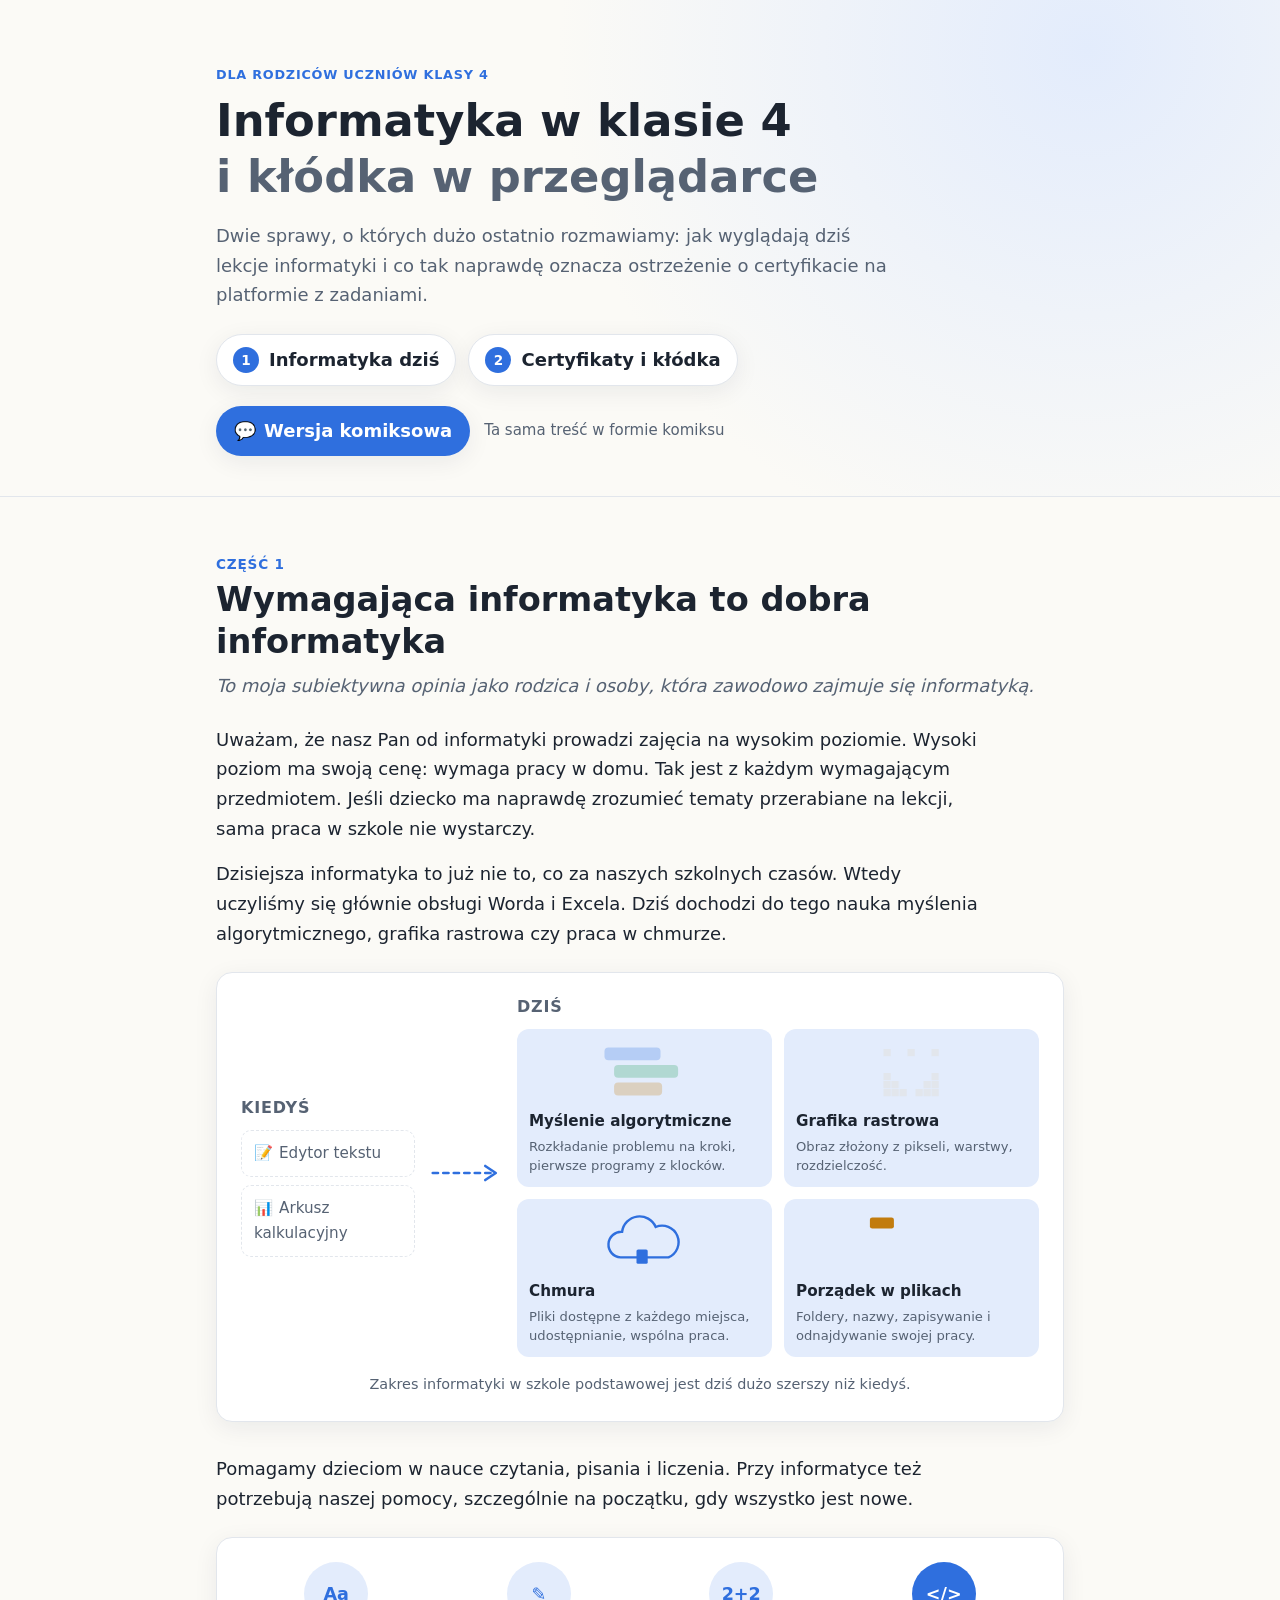
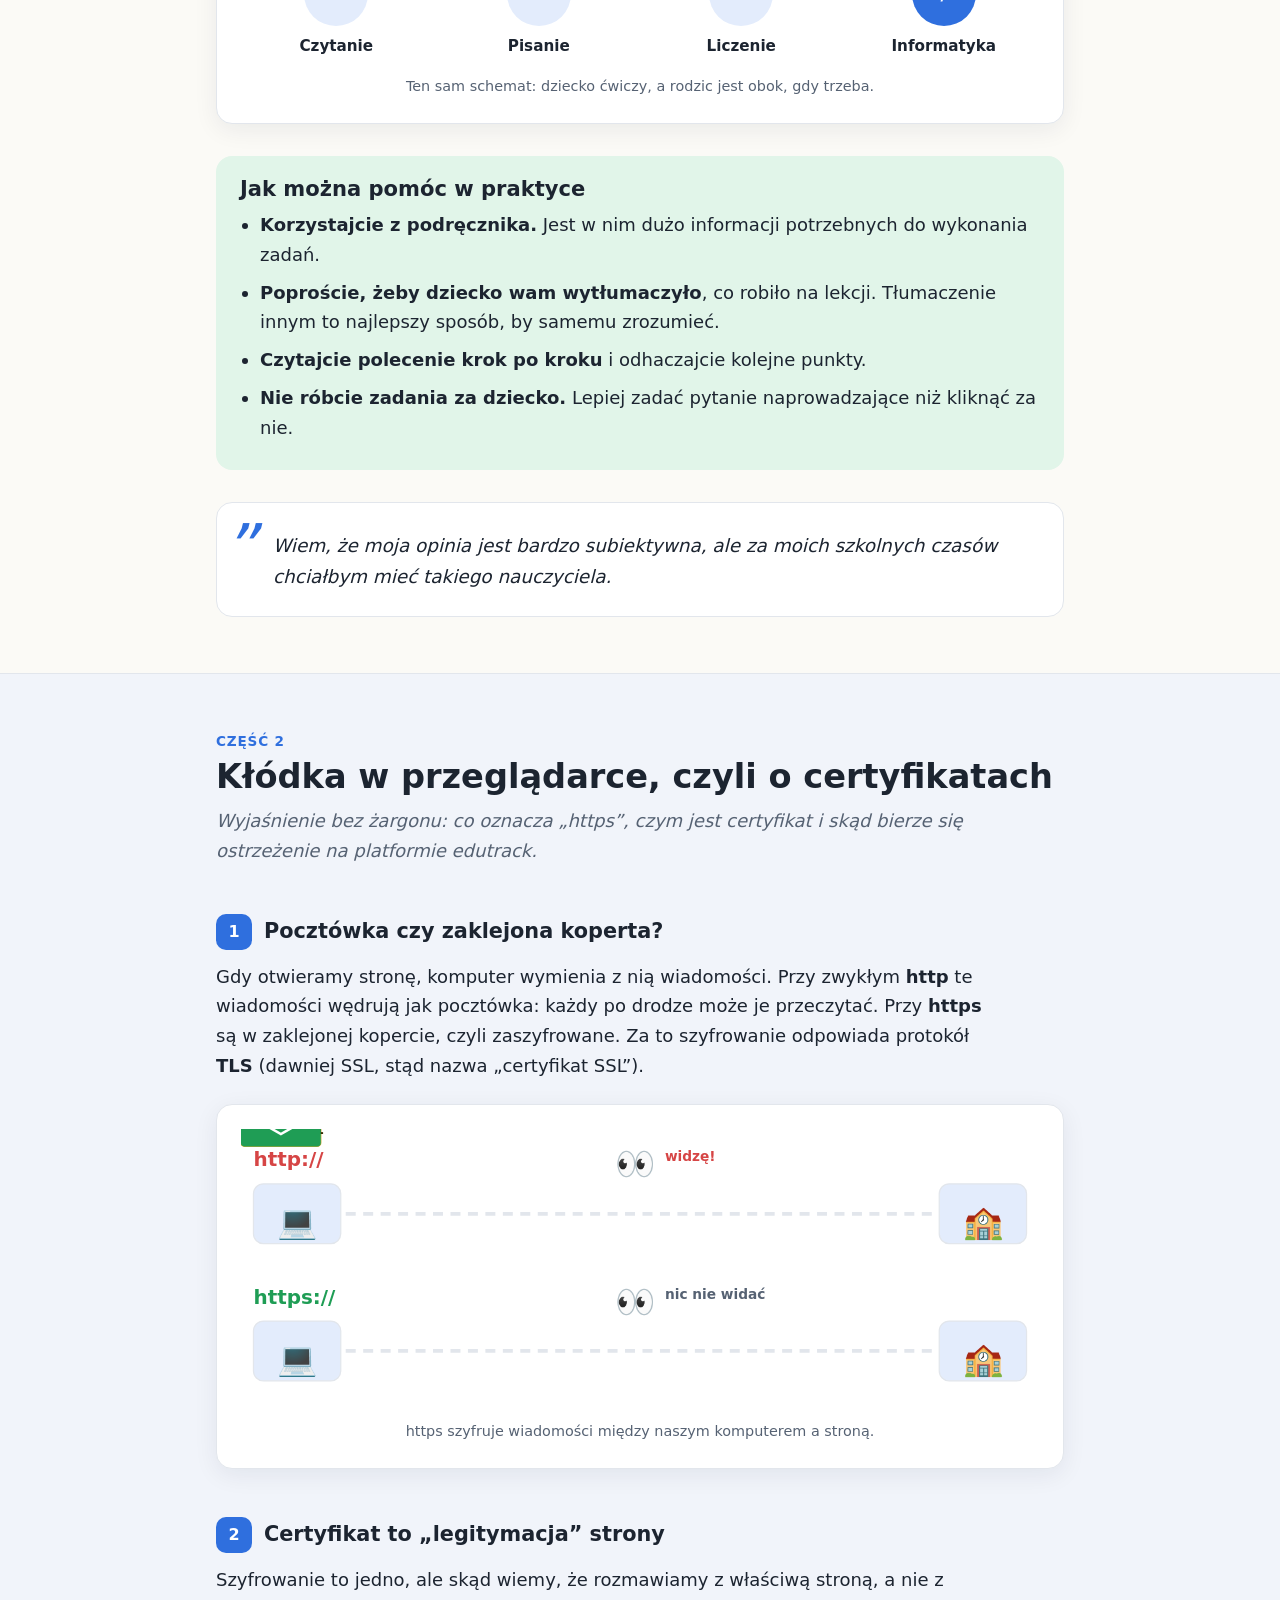
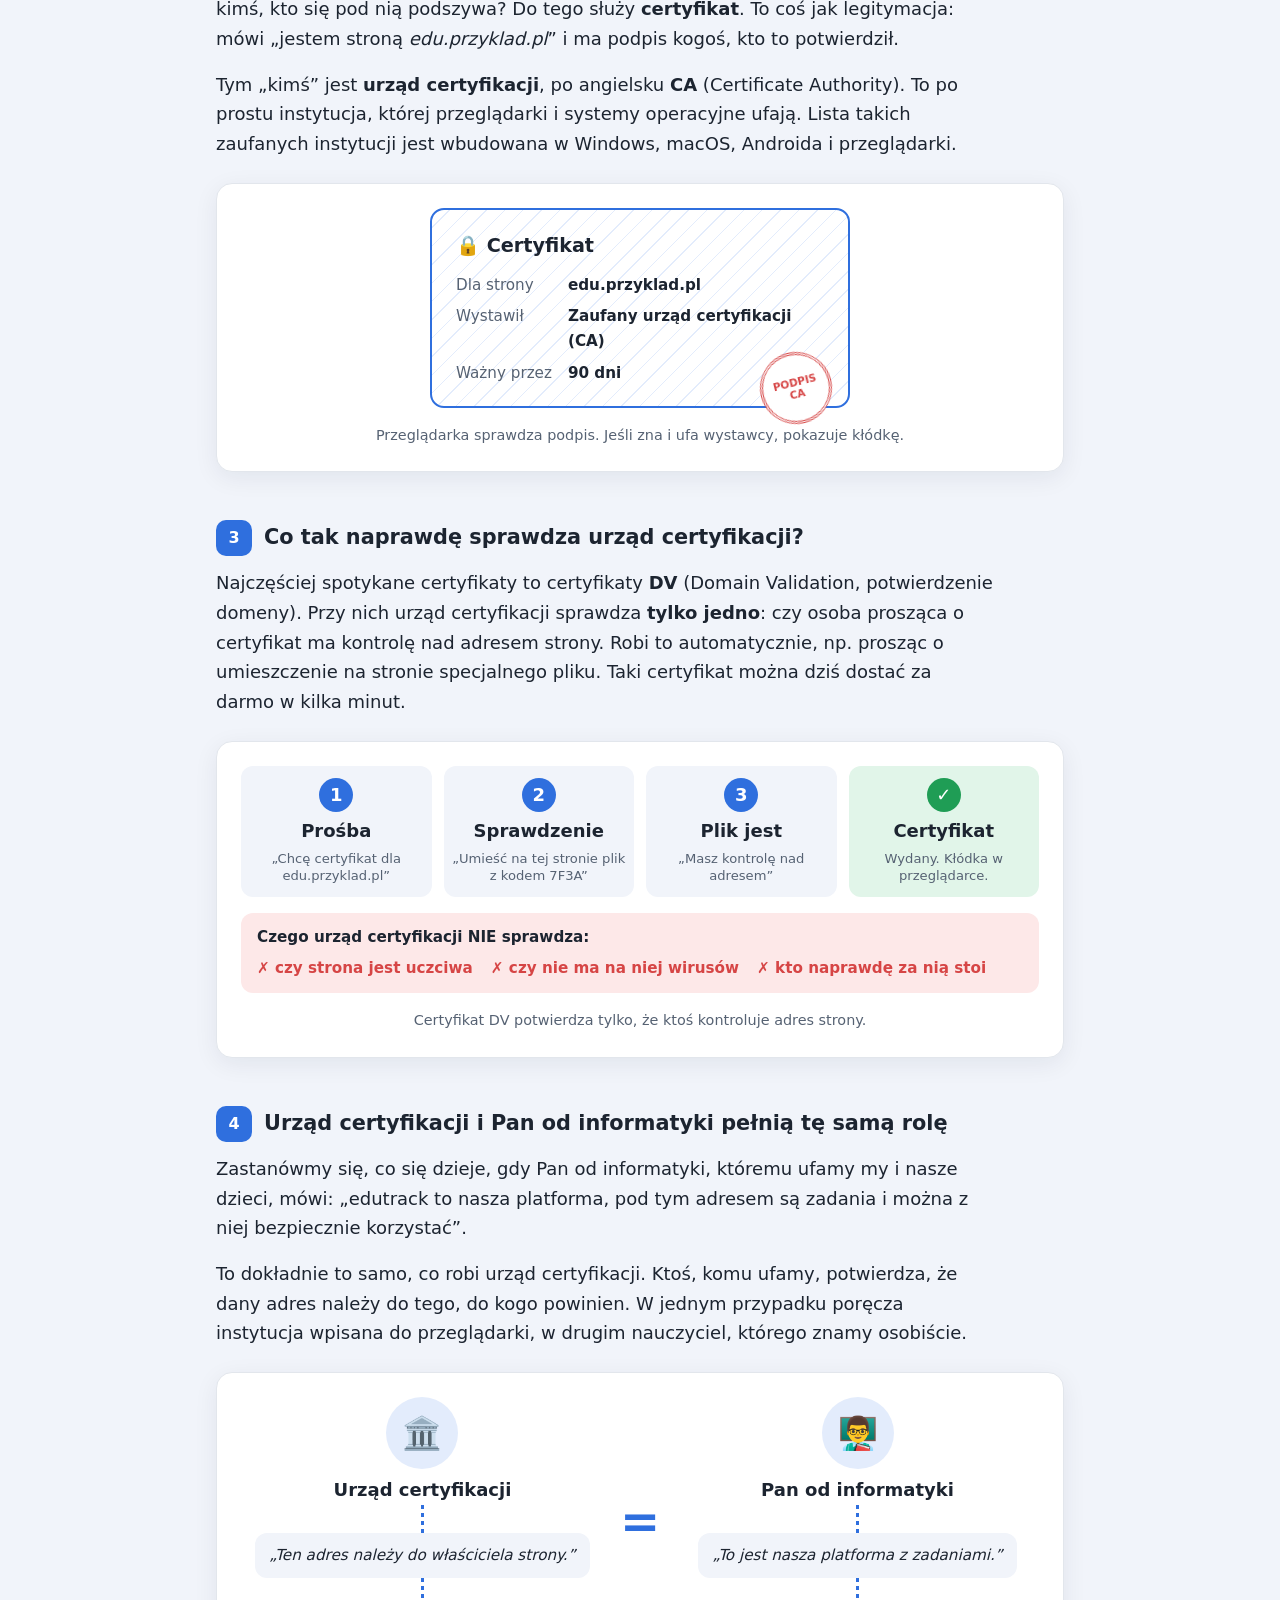
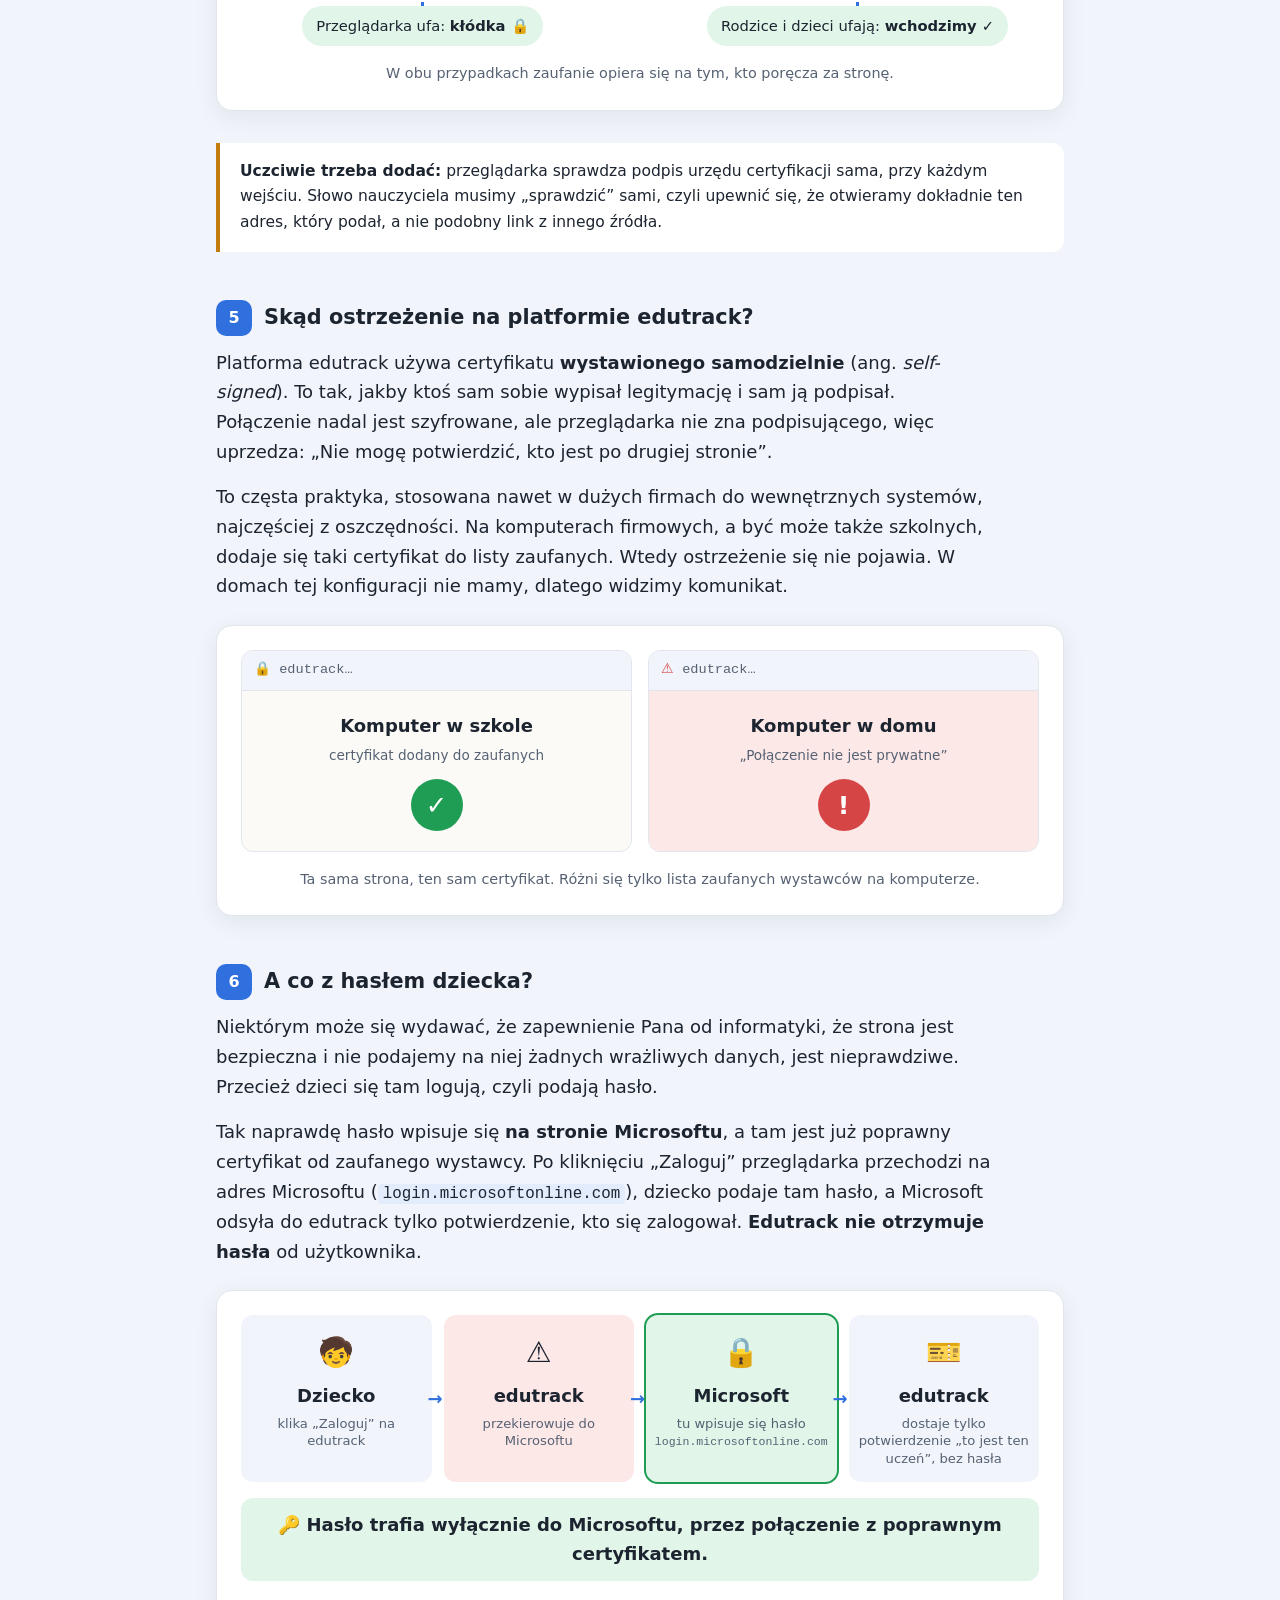
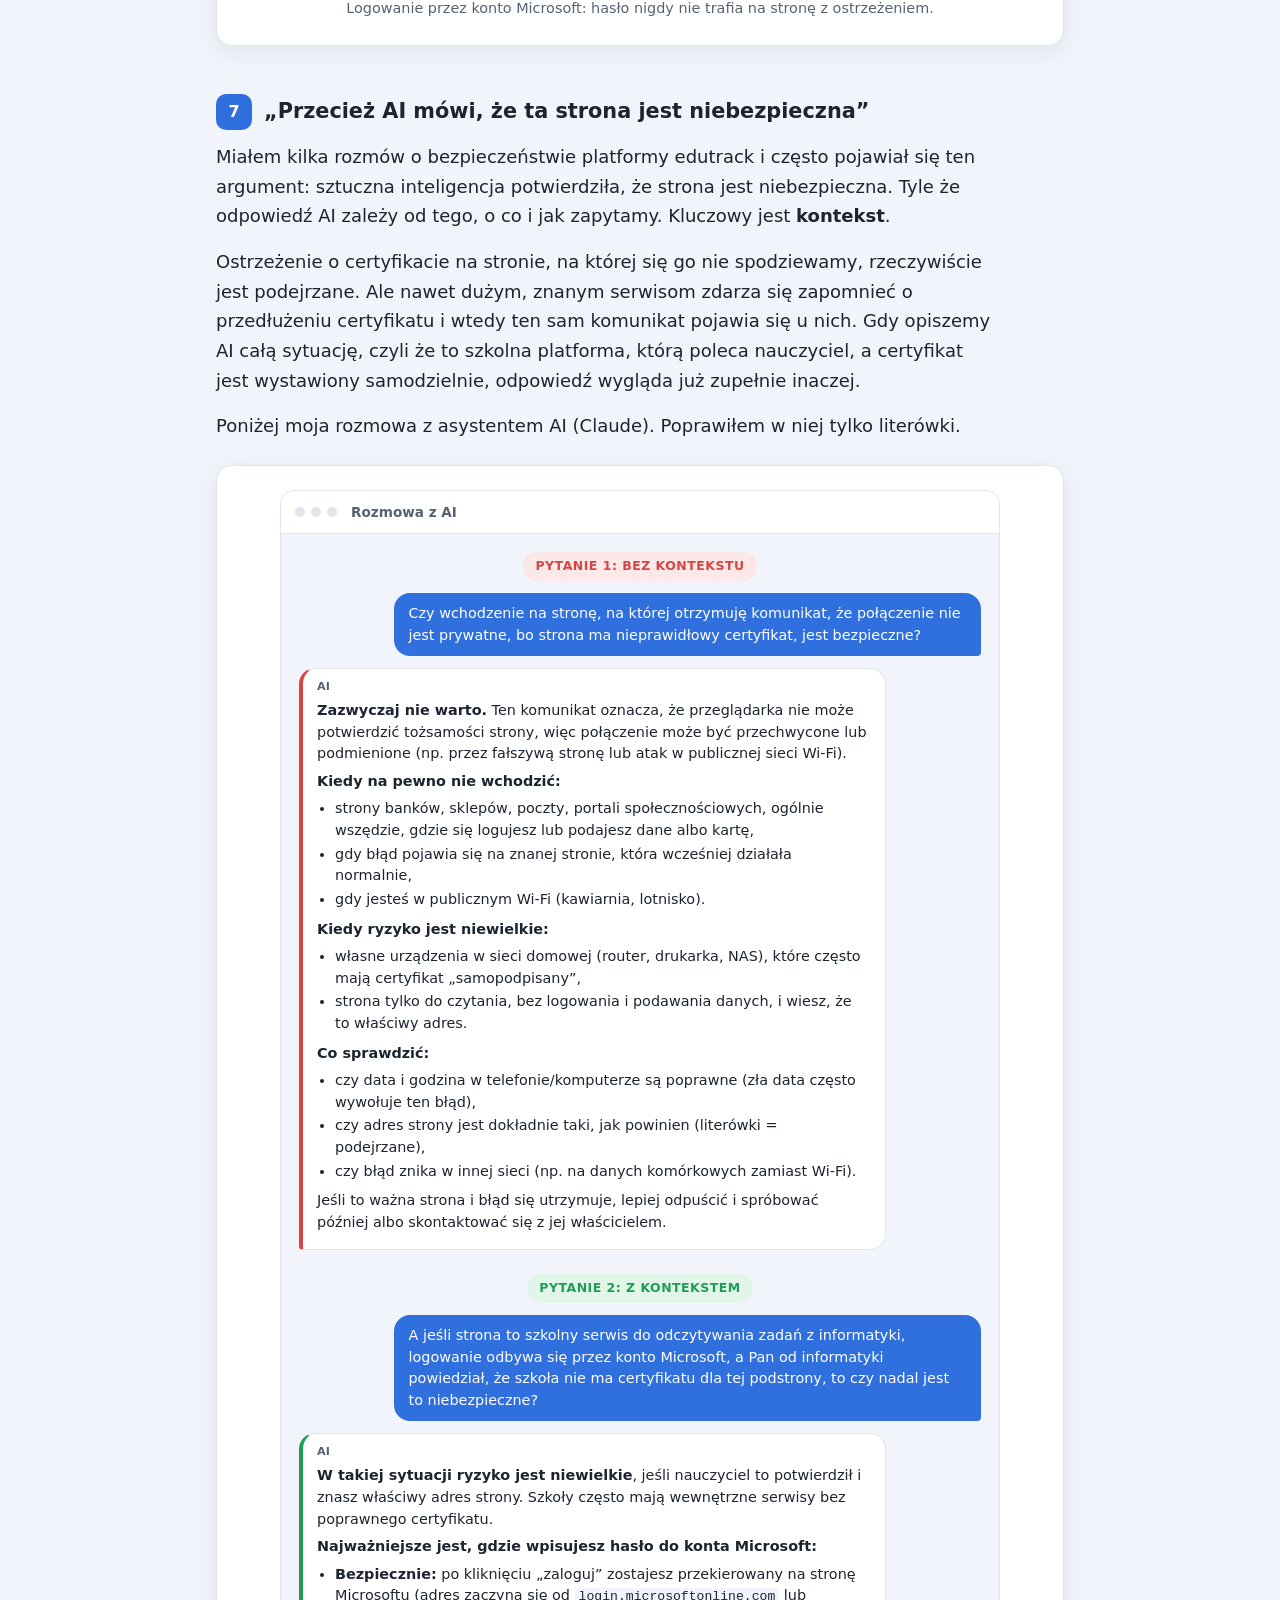
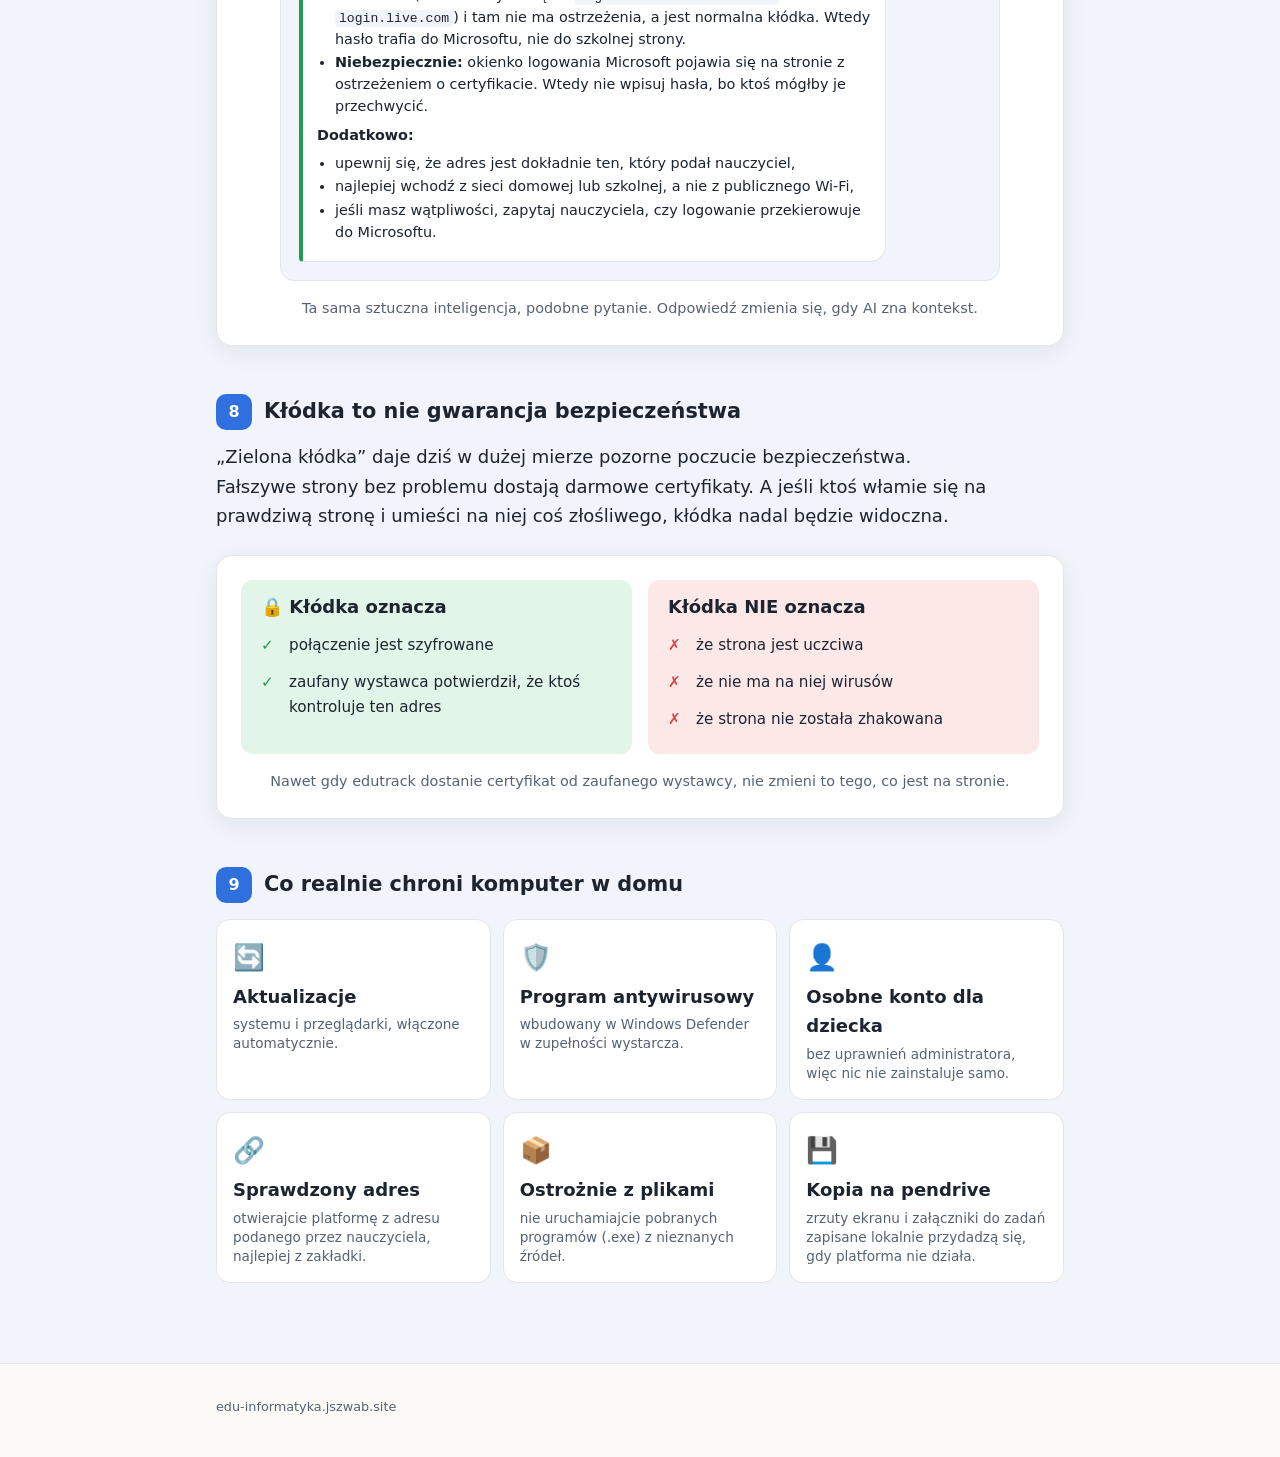
<file: index.html>
<!doctype html>
<html lang="pl">
<head>
  <meta charset="utf-8">
  <meta name="viewport" content="width=device-width, initial-scale=1">
  <title>Informatyka w klasie 4 i kłódka w przeglądarce</title>
  <meta name="description" content="Informatyka w klasie 4: moja subiektywna opinia jako rodzica i osoby, która zawodowo zajmuje się informatyką, oraz wyjaśnienie, czym jest certyfikat SSL/TLS i komunikat o niezaufanym certyfikacie.">
  <link rel="stylesheet" href="style.css">
  <link rel="icon" href="/favicon.ico" sizes="any">
  <link rel="icon" href="/favicon.svg" type="image/svg+xml">
  <link rel="apple-touch-icon" href="/apple-touch-icon.png">
</head>
<body>

<header class="hero">
  <div class="wrap">
    <p class="eyebrow">Dla rodziców uczniów klasy 4</p>
    <h1>Informatyka w klasie 4<br><span>i kłódka w przeglądarce</span></h1>
    <p class="lead">Dwie sprawy, o których dużo ostatnio rozmawiamy: jak wyglądają dziś lekcje informatyki i co tak naprawdę oznacza ostrzeżenie o certyfikacie na platformie z zadaniami.</p>
    <nav class="toc" aria-label="Spis treści">
      <a href="#czesc-1"><b>1</b> Informatyka dziś</a>
      <a href="#czesc-2"><b>2</b> Certyfikaty i kłódka</a>
    </nav>
    <p class="mode-switch"><a href="komiks/"><span aria-hidden="true">💬</span> Wersja komiksowa</a> <small>Ta sama treść w formie komiksu</small></p>
  </div>
</header>

<main>

<!-- ===================== CZĘŚĆ 1 ===================== -->
<section id="czesc-1" class="part">
  <div class="wrap">
    <p class="part-no">Część 1</p>
    <h2>Wymagająca informatyka to dobra informatyka</h2>
    <p class="note">To moja subiektywna opinia jako rodzica i osoby, która zawodowo zajmuje się informatyką.</p>

    <div class="prose reveal">
      <p>Uważam, że nasz Pan od informatyki prowadzi zajęcia na wysokim poziomie. Wysoki poziom ma swoją cenę: wymaga pracy w domu. Tak jest z każdym wymagającym przedmiotem. Jeśli dziecko ma naprawdę zrozumieć tematy przerabiane na lekcji, sama praca w szkole nie wystarczy.</p>
      <p>Dzisiejsza informatyka to już nie to, co za naszych szkolnych czasów. Wtedy uczyliśmy się głównie obsługi Worda i Excela. Dziś dochodzi do tego nauka myślenia algorytmicznego, grafika rastrowa czy praca w chmurze.</p>
    </div>

    <!-- Infografika: kiedyś vs dziś -->
    <figure class="infographic reveal" aria-labelledby="cap-kiedys">
      <div class="then-now">
        <div class="col then">
          <h3>Kiedyś</h3>
          <ul class="chips">
            <li><span class="ico" aria-hidden="true">📝</span>Edytor tekstu</li>
            <li><span class="ico" aria-hidden="true">📊</span>Arkusz kalkulacyjny</li>
          </ul>
        </div>
        <div class="arrow" aria-hidden="true">
          <svg viewBox="0 0 80 24"><path class="arrow-line" d="M2 12 H70"/><path d="M62 4 L74 12 L62 20" class="arrow-head"/></svg>
        </div>
        <div class="col now">
          <h3>Dziś</h3>
          <ul class="tiles">
            <li class="tile">
              <svg viewBox="0 0 120 80" aria-hidden="true" class="algo">
                <rect x="10" y="8"  width="70" height="16" rx="5" class="blk b1"/>
                <rect x="22" y="30" width="80" height="16" rx="5" class="blk b2"/>
                <rect x="22" y="52" width="60" height="16" rx="5" class="blk b3"/>
              </svg>
              <b>Myślenie algorytmiczne</b>
              <small>Rozkładanie problemu na kroki, pierwsze programy z klocków.</small>
            </li>
            <li class="tile">
              <svg viewBox="0 0 80 80" aria-hidden="true" class="pixels">
                <g id="px"></g>
              </svg>
              <b>Grafika rastrowa</b>
              <small>Obraz złożony z pikseli, warstwy, rozdzielczość.</small>
            </li>
            <li class="tile">
              <svg viewBox="0 0 120 80" aria-hidden="true" class="cloud">
                <path d="M30 58 a16 16 0 0 1 2-32 a22 22 0 0 1 42-6 a18 18 0 0 1 16 38 z" class="cloud-shape"/>
                <rect x="50" y="48" width="14" height="18" rx="2" class="doc"/>
              </svg>
              <b>Chmura</b>
              <small>Pliki dostępne z każdego miejsca, udostępnianie, wspólna praca.</small>
            </li>
            <li class="tile">
              <svg viewBox="0 0 120 80" aria-hidden="true" class="tree">
                <rect x="8" y="8" width="30" height="14" rx="3" class="fold"/>
                <path d="M23 22 V60 M23 38 H48 M23 60 H48" class="branch"/>
                <rect x="48" y="31" width="30" height="14" rx="3" class="fold f2"/>
                <rect x="48" y="53" width="30" height="14" rx="3" class="fold f3"/>
              </svg>
              <b>Porządek w plikach</b>
              <small>Foldery, nazwy, zapisywanie i odnajdywanie swojej pracy.</small>
            </li>
          </ul>
        </div>
      </div>
      <figcaption id="cap-kiedys">Zakres informatyki w szkole podstawowej jest dziś dużo szerszy niż kiedyś.</figcaption>
    </figure>

    <div class="prose reveal">
      <p>Pomagamy dzieciom w nauce czytania, pisania i liczenia. Przy informatyce też potrzebują naszej pomocy, szczególnie na początku, gdy wszystko jest nowe.</p>
    </div>

    <!-- Infografika: pomagamy tak samo -->
    <figure class="infographic reveal" aria-labelledby="cap-pomoc">
      <ol class="help-row">
        <li><span class="bubble">Aa</span>Czytanie</li>
        <li><span class="bubble">✎</span>Pisanie</li>
        <li><span class="bubble">2+2</span>Liczenie</li>
        <li class="highlight"><span class="bubble">&lt;/&gt;</span>Informatyka</li>
      </ol>
      <figcaption id="cap-pomoc">Ten sam schemat: dziecko ćwiczy, a rodzic jest obok, gdy trzeba.</figcaption>
    </figure>

    <div class="tips reveal">
      <h3>Jak można pomóc w praktyce</h3>
      <ul>
        <li><b>Korzystajcie z podręcznika.</b> Jest w nim dużo informacji potrzebnych do wykonania zadań.</li>
        <li><b>Poproście, żeby dziecko wam wytłumaczyło</b>, co robiło na lekcji. Tłumaczenie innym to najlepszy sposób, by samemu zrozumieć.</li>
        <li><b>Czytajcie polecenie krok po kroku</b> i odhaczajcie kolejne punkty.</li>
        <li><b>Nie róbcie zadania za dziecko.</b> Lepiej zadać pytanie naprowadzające niż kliknąć za nie.</li>
      </ul>
    </div>

    <blockquote class="quote reveal">
      <p>Wiem, że moja opinia jest bardzo subiektywna, ale za moich szkolnych czasów chciałbym mieć takiego nauczyciela.</p>
    </blockquote>
  </div>
</section>

<!-- ===================== CZĘŚĆ 2 ===================== -->
<section id="czesc-2" class="part part-alt">
  <div class="wrap">
    <p class="part-no">Część 2</p>
    <h2>Kłódka w przeglądarce, czyli o certyfikatach</h2>
    <p class="note">Wyjaśnienie bez żargonu: co oznacza „https”, czym jest certyfikat i skąd bierze się ostrzeżenie na platformie edutrack.</p>

    <!-- 2.1 HTTP vs HTTPS -->
    <h3 class="step-title reveal"><span>1</span> Pocztówka czy zaklejona koperta?</h3>
    <div class="prose reveal">
      <p>Gdy otwieramy stronę, komputer wymienia z nią wiadomości. Przy zwykłym <b>http</b> te wiadomości wędrują jak pocztówka: każdy po drodze może je przeczytać. Przy <b>https</b> są w zaklejonej kopercie, czyli zaszyfrowane. Za to szyfrowanie odpowiada protokół <b>TLS</b> (dawniej SSL, stąd nazwa „certyfikat SSL”).</p>
    </div>
    <figure class="infographic reveal" aria-labelledby="cap-http">
      <svg viewBox="0 0 640 220" class="transport" role="img" aria-label="Porównanie: http jak pocztówka, https jak zaklejona koperta">
        <text x="10" y="30" class="lbl">http://</text>
        <g class="node"><rect x="10" y="44" width="70" height="48" rx="8"/><text x="45" y="76">💻</text></g>
        <g class="node"><rect x="560" y="44" width="70" height="48" rx="8"/><text x="595" y="76">🏫</text></g>
        <path d="M84 68 H556" class="lane"/>
        <g class="traveler t1">
          <rect x="0" y="-14" width="64" height="28" rx="3" class="postcard"/>
          <text x="32" y="4" class="tiny dark">hasło: kot1</text>
        </g>
        <g transform="translate(300 30)"><text x="0" y="0" class="emo">👀</text><text x="40" y="-4" class="tiny warn">widzę!</text></g>

        <text x="10" y="140" class="lbl ok">https://</text>
        <g class="node"><rect x="10" y="154" width="70" height="48" rx="8"/><text x="45" y="186">💻</text></g>
        <g class="node"><rect x="560" y="154" width="70" height="48" rx="8"/><text x="595" y="186">🏫</text></g>
        <path d="M84 178 H556" class="lane"/>
        <g class="traveler t2">
          <rect x="0" y="-14" width="64" height="28" rx="3" class="envelope"/>
          <path d="M0 -14 L32 4 L64 -14" class="flap"/>
        </g>
        <g transform="translate(300 140)"><text x="0" y="0" class="emo">👀</text><text x="40" y="-4" class="tiny">nic nie widać</text></g>
      </svg>
      <figcaption id="cap-http">https szyfruje wiadomości między naszym komputerem a stroną.</figcaption>
    </figure>

    <!-- 2.2 Certyfikat -->
    <h3 class="step-title reveal"><span>2</span> Certyfikat to „legitymacja” strony</h3>
    <div class="prose reveal">
      <p>Szyfrowanie to jedno, ale skąd wiemy, że rozmawiamy z właściwą stroną, a nie z kimś, kto się pod nią podszywa? Do tego służy <b>certyfikat</b>. To coś jak legitymacja: mówi „jestem stroną <i>edu.przyklad.pl</i>” i ma podpis kogoś, kto to potwierdził.</p>
      <p>Tym „kimś” jest <b>urząd certyfikacji</b>, po angielsku <b>CA</b> (Certificate Authority). To po prostu instytucja, której przeglądarki i systemy operacyjne ufają. Lista takich zaufanych instytucji jest wbudowana w Windows, macOS, Androida i przeglądarki.</p>
    </div>

    <figure class="infographic reveal" aria-labelledby="cap-cert">
      <div class="cert-card">
        <div class="cert-head"><span class="lock-anim" aria-hidden="true">🔒</span> Certyfikat</div>
        <dl>
          <dt>Dla strony</dt><dd>edu.przyklad.pl</dd>
          <dt>Wystawił</dt><dd>Zaufany urząd certyfikacji (CA)</dd>
          <dt>Ważny przez</dt><dd>90 dni</dd>
        </dl>
        <div class="stamp" aria-hidden="true">PODPIS<br>CA</div>
      </div>
      <figcaption id="cap-cert">Przeglądarka sprawdza podpis. Jeśli zna i ufa wystawcy, pokazuje kłódkę.</figcaption>
    </figure>

    <!-- 2.3 Co sprawdza CA -->
    <h3 class="step-title reveal"><span>3</span> Co tak naprawdę sprawdza urząd certyfikacji?</h3>
    <div class="prose reveal">
      <p>Najczęściej spotykane certyfikaty to certyfikaty <b>DV</b> (Domain Validation, potwierdzenie domeny). Przy nich urząd certyfikacji sprawdza <b>tylko jedno</b>: czy osoba prosząca o certyfikat ma kontrolę nad adresem strony. Robi to automatycznie, np. prosząc o umieszczenie na stronie specjalnego pliku. Taki certyfikat można dziś dostać za darmo w kilka minut.</p>
    </div>

    <figure class="infographic reveal" aria-labelledby="cap-dv">
      <ol class="flow">
        <li><span class="dot">1</span><b>Prośba</b><small>„Chcę certyfikat dla edu.przyklad.pl”</small></li>
        <li><span class="dot">2</span><b>Sprawdzenie</b><small>„Umieść na tej stronie plik z kodem 7F3A”</small></li>
        <li><span class="dot">3</span><b>Plik jest</b><small>„Masz kontrolę nad adresem”</small></li>
        <li class="done"><span class="dot">✓</span><b>Certyfikat</b><small>Wydany. Kłódka w przeglądarce.</small></li>
      </ol>
      <div class="not-checked">
        <b>Czego urząd certyfikacji NIE sprawdza:</b>
        <span>✗ czy strona jest uczciwa</span>
        <span>✗ czy nie ma na niej wirusów</span>
        <span>✗ kto naprawdę za nią stoi</span>
      </div>
      <figcaption id="cap-dv">Certyfikat DV potwierdza tylko, że ktoś kontroluje adres strony.</figcaption>
    </figure>

    <!-- 2.4 Analogia -->
    <h3 class="step-title reveal"><span>4</span> Urząd certyfikacji i Pan od informatyki pełnią tę samą rolę</h3>
    <div class="prose reveal">
      <p>Zastanówmy się, co się dzieje, gdy Pan od informatyki, któremu ufamy my i nasze dzieci, mówi: „edutrack to nasza platforma, pod tym adresem są zadania i można z niej bezpiecznie korzystać”.</p>
      <p>To dokładnie to samo, co robi urząd certyfikacji. Ktoś, komu ufamy, potwierdza, że dany adres należy do tego, do kogo powinien. W jednym przypadku poręcza instytucja wpisana do przeglądarki, w drugim nauczyciel, którego znamy osobiście.</p>
    </div>

    <figure class="infographic reveal" aria-labelledby="cap-analogia">
      <div class="analogy">
        <div class="side">
          <div class="who"><span class="avatar" aria-hidden="true">🏛️</span>Urząd certyfikacji</div>
          <div class="link-line" aria-hidden="true"></div>
          <div class="says">„Ten adres należy do właściciela strony.”</div>
          <div class="link-line" aria-hidden="true"></div>
          <div class="result">Przeglądarka ufa: <b>kłódka 🔒</b></div>
        </div>
        <div class="equals" aria-hidden="true">=</div>
        <div class="side">
          <div class="who"><span class="avatar" aria-hidden="true">👨‍🏫</span>Pan od informatyki</div>
          <div class="link-line" aria-hidden="true"></div>
          <div class="says">„To jest nasza platforma z zadaniami.”</div>
          <div class="link-line" aria-hidden="true"></div>
          <div class="result">Rodzice i dzieci ufają: <b>wchodzimy ✓</b></div>
        </div>
      </div>
      <figcaption id="cap-analogia">W obu przypadkach zaufanie opiera się na tym, kto poręcza za stronę.</figcaption>
    </figure>

    <div class="aside reveal">
      <b>Uczciwie trzeba dodać:</b> przeglądarka sprawdza podpis urzędu certyfikacji sama, przy każdym wejściu. Słowo nauczyciela musimy „sprawdzić” sami, czyli upewnić się, że otwieramy dokładnie ten adres, który podał, a nie podobny link z innego źródła.
    </div>

    <!-- 2.5 Self-signed -->
    <h3 class="step-title reveal"><span>5</span> Skąd ostrzeżenie na platformie edutrack?</h3>
    <div class="prose reveal">
      <p>Platforma edutrack używa certyfikatu <b>wystawionego samodzielnie</b> (ang. <i>self-signed</i>). To tak, jakby ktoś sam sobie wypisał legitymację i sam ją podpisał. Połączenie nadal jest szyfrowane, ale przeglądarka nie zna podpisującego, więc uprzedza: „Nie mogę potwierdzić, kto jest po drugiej stronie”.</p>
      <p>To częsta praktyka, stosowana nawet w dużych firmach do wewnętrznych systemów, najczęściej z oszczędności. Na komputerach firmowych, a być może także szkolnych, dodaje się taki certyfikat do listy zaufanych. Wtedy ostrzeżenie się nie pojawia. W domach tej konfiguracji nie mamy, dlatego widzimy komunikat.</p>
    </div>

    <figure class="infographic reveal" aria-labelledby="cap-self">
      <div class="two-browsers">
        <div class="browser">
          <div class="bar"><span class="pad ok">🔒</span> edutrack…</div>
          <div class="screen ok-screen"><b>Komputer w szkole</b><small>certyfikat dodany do zaufanych</small><span class="big">✓</span></div>
        </div>
        <div class="browser">
          <div class="bar"><span class="pad bad">⚠</span> edutrack…</div>
          <div class="screen bad-screen"><b>Komputer w domu</b><small>„Połączenie nie jest prywatne”</small><span class="big">!</span></div>
        </div>
      </div>
      <figcaption id="cap-self">Ta sama strona, ten sam certyfikat. Różni się tylko lista zaufanych wystawców na komputerze.</figcaption>
    </figure>

    <!-- 2.6 Hasło i logowanie Microsoft -->
    <h3 class="step-title reveal"><span>6</span> A co z hasłem dziecka?</h3>
    <div class="prose reveal">
      <p>Niektórym może się wydawać, że zapewnienie Pana od informatyki, że strona jest bezpieczna i nie podajemy na niej żadnych wrażliwych danych, jest nieprawdziwe. Przecież dzieci się tam logują, czyli podają hasło.</p>
      <p>Tak naprawdę hasło wpisuje się <b>na stronie Microsoftu</b>, a tam jest już poprawny certyfikat od zaufanego wystawcy. Po kliknięciu „Zaloguj” przeglądarka przechodzi na adres Microsoftu (<code>login.microsoftonline.com</code>), dziecko podaje tam hasło, a Microsoft odsyła do edutrack tylko potwierdzenie, kto się zalogował. <b>Edutrack nie otrzymuje hasła</b> od użytkownika.</p>
    </div>

    <figure class="infographic reveal" aria-labelledby="cap-login">
      <ol class="login-flow">
        <li class="lf-step"><span class="lf-ico" aria-hidden="true">🧒</span><b>Dziecko</b><small>klika „Zaloguj” na edutrack</small></li>
        <li class="lf-step warn-step"><span class="lf-ico" aria-hidden="true">⚠️</span><b>edutrack</b><small>przekierowuje do Microsoftu</small></li>
        <li class="lf-step ok-step"><span class="lf-ico" aria-hidden="true">🔒</span><b>Microsoft</b><small>tu wpisuje się hasło<br><code>login.microsoftonline.com</code></small></li>
        <li class="lf-step"><span class="lf-ico" aria-hidden="true">🎫</span><b>edutrack</b><small>dostaje tylko potwierdzenie „to jest ten uczeń”, bez hasła</small></li>
      </ol>
      <div class="pw-note"><span aria-hidden="true">🔑</span> Hasło trafia wyłącznie do Microsoftu, przez połączenie z poprawnym certyfikatem.</div>
      <figcaption id="cap-login">Logowanie przez konto Microsoft: hasło nigdy nie trafia na stronę z ostrzeżeniem.</figcaption>
    </figure>

    <!-- 2.7 Kontekst i AI -->
    <h3 class="step-title reveal"><span>7</span> „Przecież AI mówi, że ta strona jest niebezpieczna”</h3>
    <div class="prose reveal">
      <p>Miałem kilka rozmów o bezpieczeństwie platformy edutrack i często pojawiał się ten argument: sztuczna inteligencja potwierdziła, że strona jest niebezpieczna. Tyle że odpowiedź AI zależy od tego, o co i jak zapytamy. Kluczowy jest <b>kontekst</b>.</p>
      <p>Ostrzeżenie o certyfikacie na stronie, na której się go nie spodziewamy, rzeczywiście jest podejrzane. Ale nawet dużym, znanym serwisom zdarza się zapomnieć o przedłużeniu certyfikatu i wtedy ten sam komunikat pojawia się u nich. Gdy opiszemy AI całą sytuację, czyli że to szkolna platforma, którą poleca nauczyciel, a certyfikat jest wystawiony samodzielnie, odpowiedź wygląda już zupełnie inaczej.</p>
      <p>Poniżej moja rozmowa z asystentem AI (Claude). Poprawiłem w niej tylko literówki.</p>
    </div>

    <figure class="infographic reveal" aria-labelledby="cap-ai">
      <div class="chat-window">
        <div class="chat-bar" aria-hidden="true"><i></i><i></i><i></i><span>Rozmowa z AI</span></div>
        <div class="chat-body">
          <div class="chat-tag bad-tag">Pytanie 1: bez kontekstu</div>
          <div class="msg me" style="--d:.2s">Czy wchodzenie na stronę, na której otrzymuję komunikat, że połączenie nie jest prywatne, bo strona ma nieprawidłowy certyfikat, jest bezpieczne?</div>
          <div class="msg ai bad-msg" style="--d:.8s">
            <p><b>Zazwyczaj nie warto.</b> Ten komunikat oznacza, że przeglądarka nie może potwierdzić tożsamości strony, więc połączenie może być przechwycone lub podmienione (np. przez fałszywą stronę lub atak w publicznej sieci Wi‑Fi).</p>
            <p><b>Kiedy na pewno nie wchodzić:</b></p>
            <ul>
              <li>strony banków, sklepów, poczty, portali społecznościowych, ogólnie wszędzie, gdzie się logujesz lub podajesz dane albo kartę,</li>
              <li>gdy błąd pojawia się na znanej stronie, która wcześniej działała normalnie,</li>
              <li>gdy jesteś w publicznym Wi‑Fi (kawiarnia, lotnisko).</li>
            </ul>
            <p><b>Kiedy ryzyko jest niewielkie:</b></p>
            <ul>
              <li>własne urządzenia w sieci domowej (router, drukarka, NAS), które często mają certyfikat „samopodpisany”,</li>
              <li>strona tylko do czytania, bez logowania i podawania danych, i wiesz, że to właściwy adres.</li>
            </ul>
            <p><b>Co sprawdzić:</b></p>
            <ul>
              <li>czy data i godzina w telefonie/komputerze są poprawne (zła data często wywołuje ten błąd),</li>
              <li>czy adres strony jest dokładnie taki, jak powinien (literówki = podejrzane),</li>
              <li>czy błąd znika w innej sieci (np. na danych komórkowych zamiast Wi‑Fi).</li>
            </ul>
            <p>Jeśli to ważna strona i błąd się utrzymuje, lepiej odpuścić i spróbować później albo skontaktować się z jej właścicielem.</p>
          </div>

          <div class="chat-tag ok-tag">Pytanie 2: z kontekstem</div>
          <div class="msg me" style="--d:1.4s">A jeśli strona to szkolny serwis do odczytywania zadań z informatyki, logowanie odbywa się przez konto Microsoft, a Pan od informatyki powiedział, że szkoła nie ma certyfikatu dla tej podstrony, to czy nadal jest to niebezpieczne?</div>
          <div class="msg ai ok-msg" style="--d:2s">
            <p><b>W takiej sytuacji ryzyko jest niewielkie</b>, jeśli nauczyciel to potwierdził i znasz właściwy adres strony. Szkoły często mają wewnętrzne serwisy bez poprawnego certyfikatu.</p>
            <p><b>Najważniejsze jest, gdzie wpisujesz hasło do konta Microsoft:</b></p>
            <ul>
              <li><b>Bezpiecznie:</b> po kliknięciu „zaloguj” zostajesz przekierowany na stronę Microsoftu (adres zaczyna się od <code>login.microsoftonline.com</code> lub <code>login.live.com</code>) i tam nie ma ostrzeżenia, a jest normalna kłódka. Wtedy hasło trafia do Microsoftu, nie do szkolnej strony.</li>
              <li><b>Niebezpiecznie:</b> okienko logowania Microsoft pojawia się na stronie z ostrzeżeniem o certyfikacie. Wtedy nie wpisuj hasła, bo ktoś mógłby je przechwycić.</li>
            </ul>
            <p><b>Dodatkowo:</b></p>
            <ul>
              <li>upewnij się, że adres jest dokładnie ten, który podał nauczyciel,</li>
              <li>najlepiej wchodź z sieci domowej lub szkolnej, a nie z publicznego Wi‑Fi,</li>
              <li>jeśli masz wątpliwości, zapytaj nauczyciela, czy logowanie przekierowuje do Microsoftu.</li>
            </ul>
          </div>
        </div>
      </div>
      <figcaption id="cap-ai">Ta sama sztuczna inteligencja, podobne pytanie. Odpowiedź zmienia się, gdy AI zna kontekst.</figcaption>
    </figure>

    <!-- 2.8 Czego kłódka nie mówi -->
    <h3 class="step-title reveal"><span>8</span> Kłódka to nie gwarancja bezpieczeństwa</h3>
    <div class="prose reveal">
      <p>„Zielona kłódka” daje dziś w dużej mierze pozorne poczucie bezpieczeństwa. Fałszywe strony bez problemu dostają darmowe certyfikaty. A jeśli ktoś włamie się na prawdziwą stronę i umieści na niej coś złośliwego, kłódka nadal będzie widoczna.</p>
    </div>

    <figure class="infographic reveal" aria-labelledby="cap-klodka">
      <div class="checklist">
        <div class="yes">
          <h4>🔒 Kłódka oznacza</h4>
          <ul>
            <li>połączenie jest szyfrowane</li>
            <li>zaufany wystawca potwierdził, że ktoś kontroluje ten adres</li>
          </ul>
        </div>
        <div class="no">
          <h4>Kłódka NIE oznacza</h4>
          <ul>
            <li>że strona jest uczciwa</li>
            <li>że nie ma na niej wirusów</li>
            <li>że strona nie została zhakowana</li>
          </ul>
        </div>
      </div>
      <figcaption id="cap-klodka">Nawet gdy edutrack dostanie certyfikat od zaufanego wystawcy, nie zmieni to tego, co jest na stronie.</figcaption>
    </figure>

    <!-- 2.9 Bezpieczne nawyki -->
    <h3 class="step-title reveal"><span>9</span> Co realnie chroni komputer w domu</h3>
    <div class="habits reveal">
      <div class="habit"><span aria-hidden="true">🔄</span><b>Aktualizacje</b><small>systemu i przeglądarki, włączone automatycznie.</small></div>
      <div class="habit"><span aria-hidden="true">🛡️</span><b>Program antywirusowy</b><small>wbudowany w Windows Defender w zupełności wystarcza.</small></div>
      <div class="habit"><span aria-hidden="true">👤</span><b>Osobne konto dla dziecka</b><small>bez uprawnień administratora, więc nic nie zainstaluje samo.</small></div>
      <div class="habit"><span aria-hidden="true">🔗</span><b>Sprawdzony adres</b><small>otwierajcie platformę z adresu podanego przez nauczyciela, najlepiej z zakładki.</small></div>
      <div class="habit"><span aria-hidden="true">📦</span><b>Ostrożnie z plikami</b><small>nie uruchamiajcie pobranych programów (.exe) z nieznanych źródeł.</small></div>
      <div class="habit"><span aria-hidden="true">💾</span><b>Kopia na pendrive</b><small>zrzuty ekranu i załączniki do zadań zapisane lokalnie przydadzą się, gdy platforma nie działa.</small></div>
    </div>

  </div>
</section>

</main>

<footer class="site-footer">
  <div class="wrap">
    <p class="small">edu-informatyka.jszwab.site</p>
  </div>
</footer>

<script>
  // Siatka pikseli do infografiki „grafika rastrowa”
  (function () {
    var g = document.getElementById('px');
    if (!g) return;
    var heart = ["0110110", "1111111", "1111111", "0111110", "0011100", "0001000"];
    var size = 10, ox = 5, oy = 10, ns = 'http://www.w3.org/2000/svg', i = 0;
    heart.forEach(function (row, y) {
      row.split('').forEach(function (c, x) {
        var r = document.createElementNS(ns, 'rect');
        r.setAttribute('x', ox + x * size);
        r.setAttribute('y', oy + y * size);
        r.setAttribute('width', size - 1);
        r.setAttribute('height', size - 1);
        r.setAttribute('class', c === '1' ? 'p on' : 'p');
        r.style.animationDelay = (i++ * 0.04) + 's';
        g.appendChild(r);
      });
    });
  })();

  // Pojawianie się elementów przy przewijaniu
  (function () {
    var els = document.querySelectorAll('.reveal');
    if (!('IntersectionObserver' in window)) {
      els.forEach(function (e) { e.classList.add('in'); });
      return;
    }
    var io = new IntersectionObserver(function (entries) {
      entries.forEach(function (en) {
        if (en.isIntersecting) { en.target.classList.add('in'); io.unobserve(en.target); }
      });
    }, { threshold: 0.12 });
    els.forEach(function (e) { io.observe(e); });
  })();
</script>
<!-- Cloudflare Web Analytics --><script type='module' src='https://static.cloudflareinsights.com/beacon.min.js' data-cf-beacon='{"token": "63b4c5618a9f4fcb9c361b87dba93a55"}'></script><!-- End Cloudflare Web Analytics -->
</body>
</html>
</file>
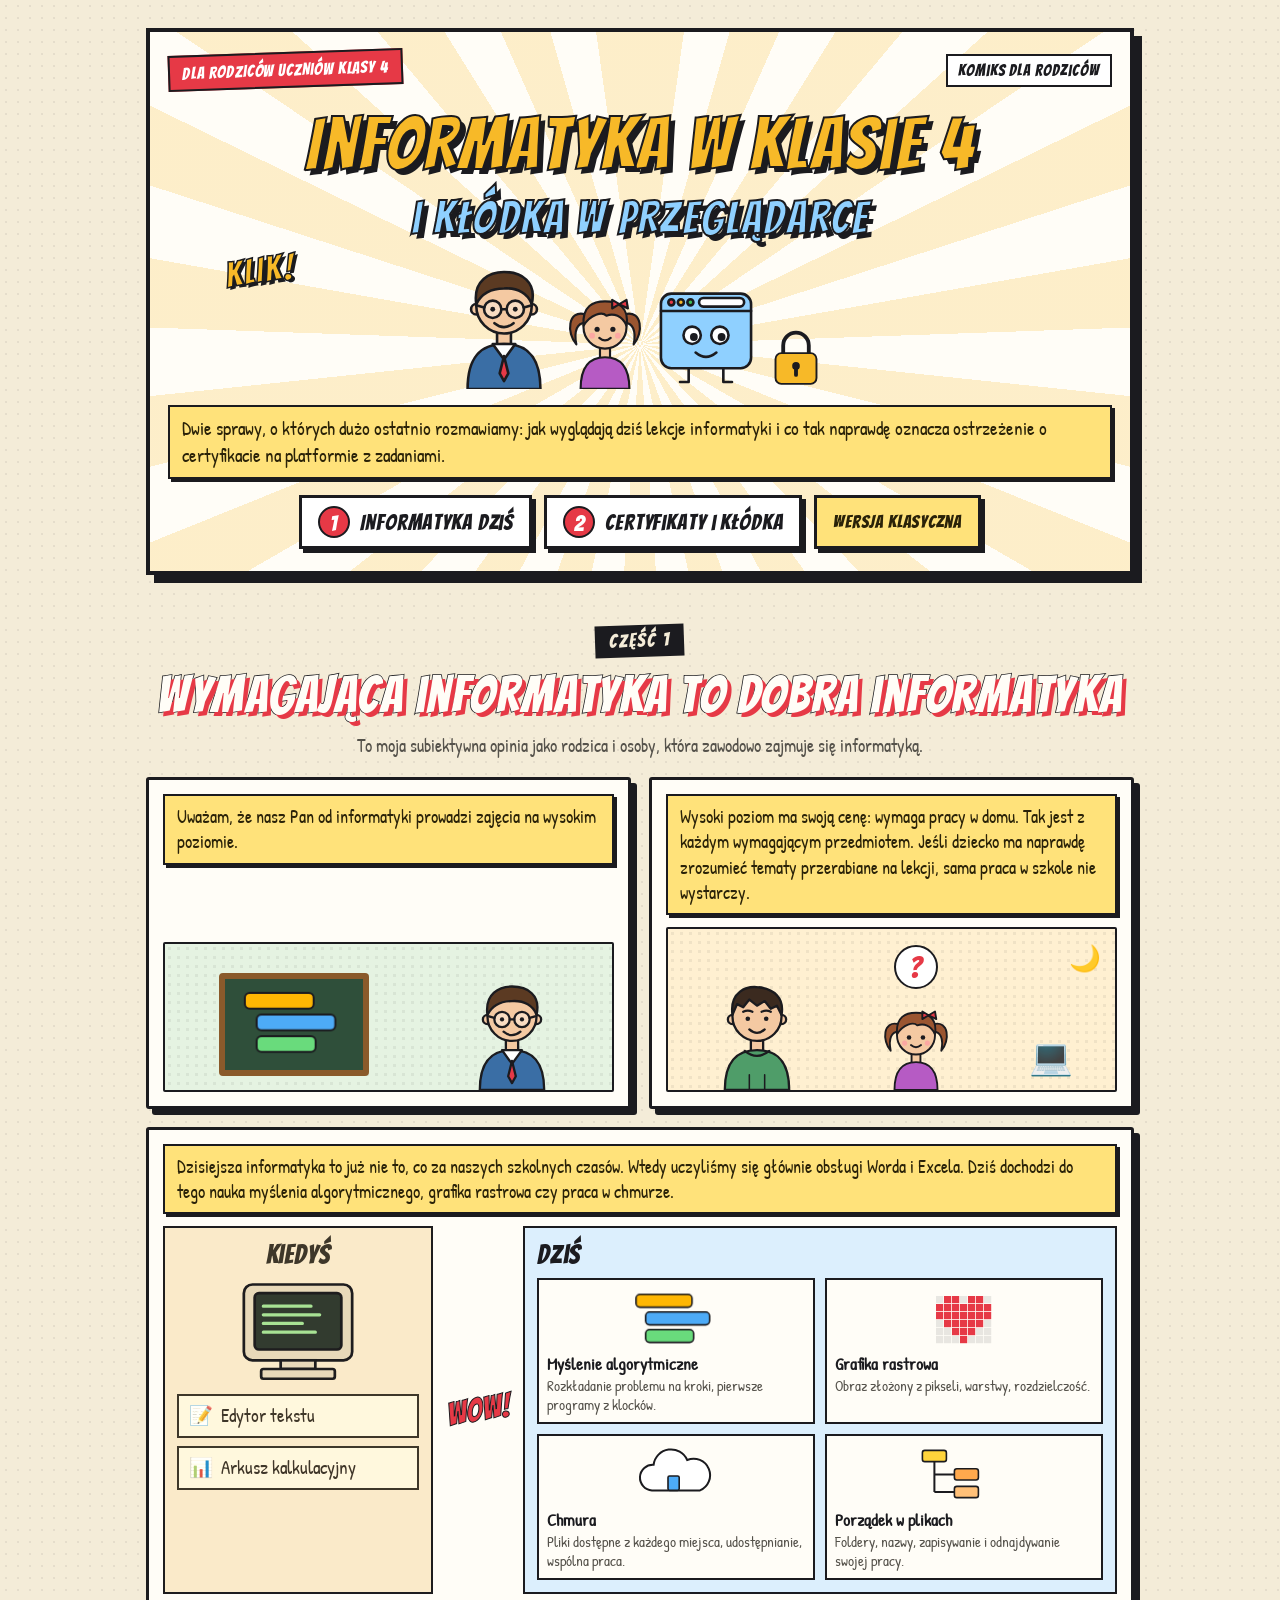
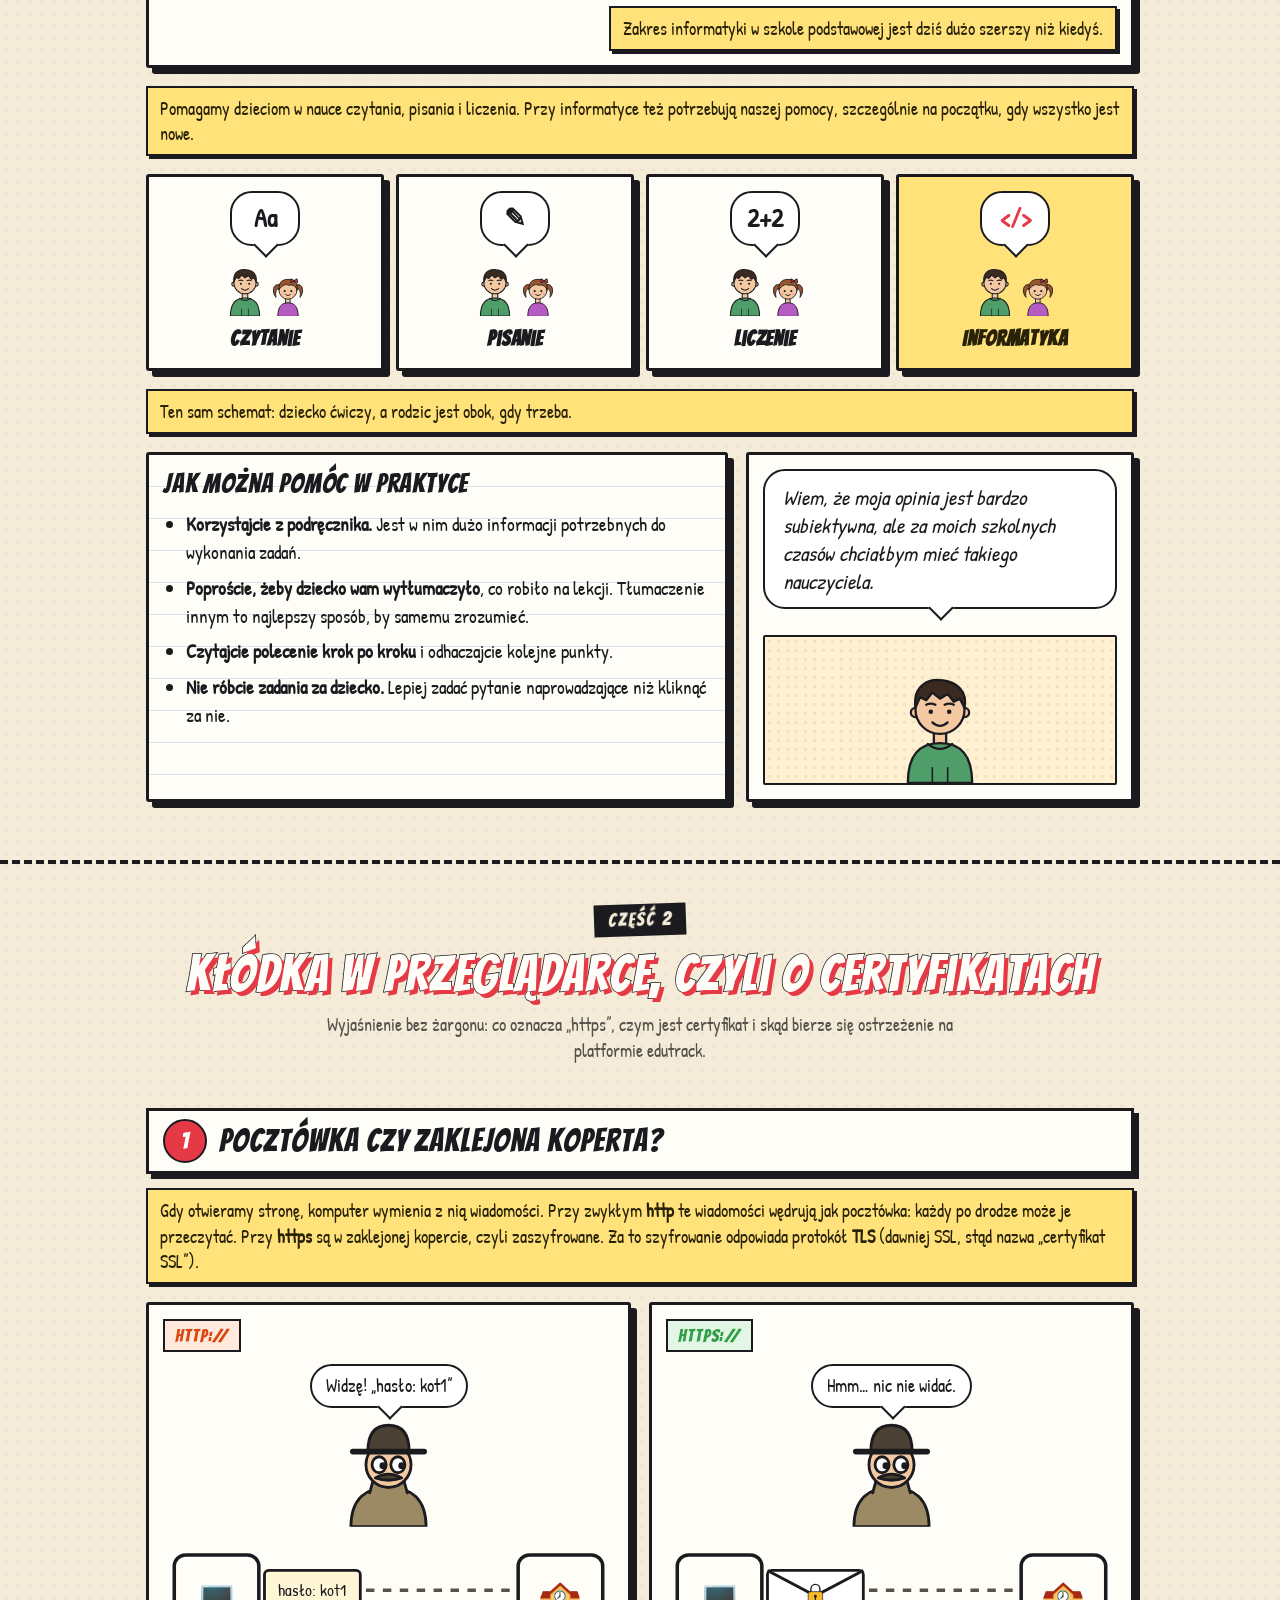
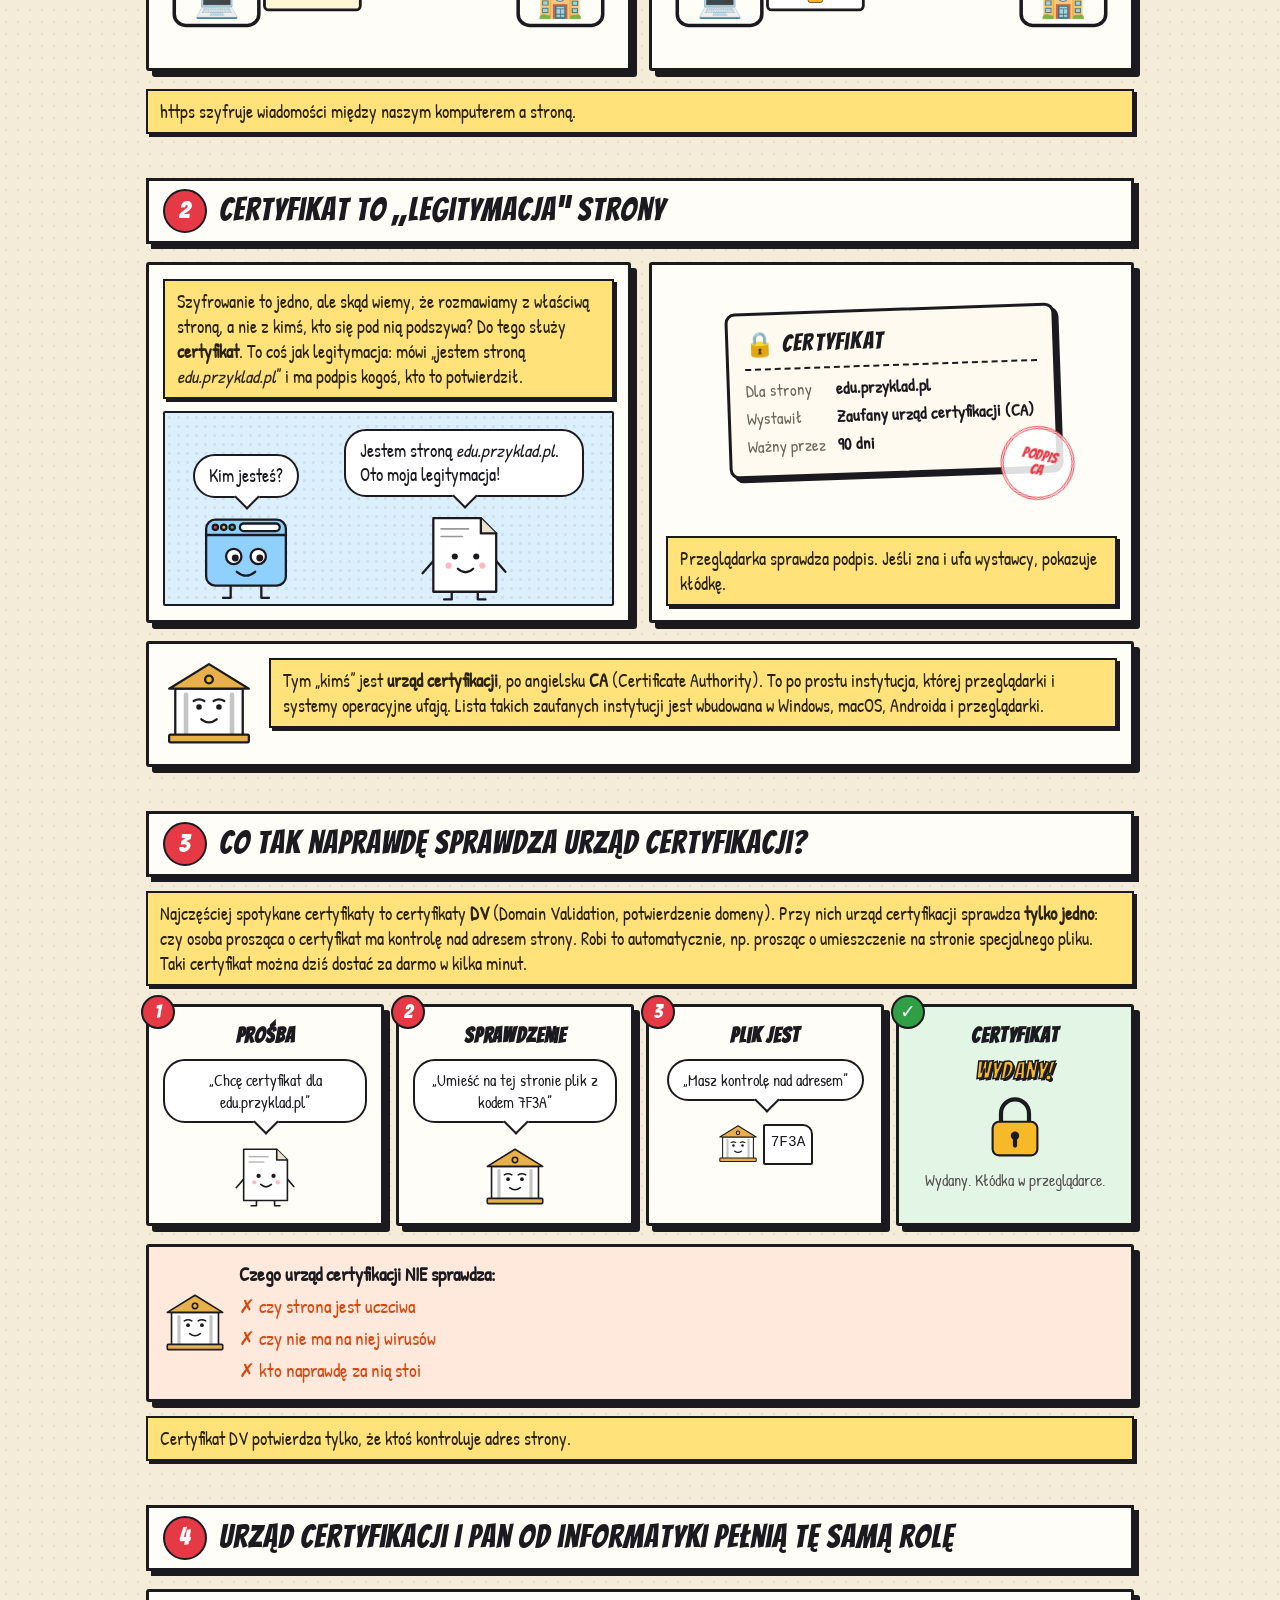
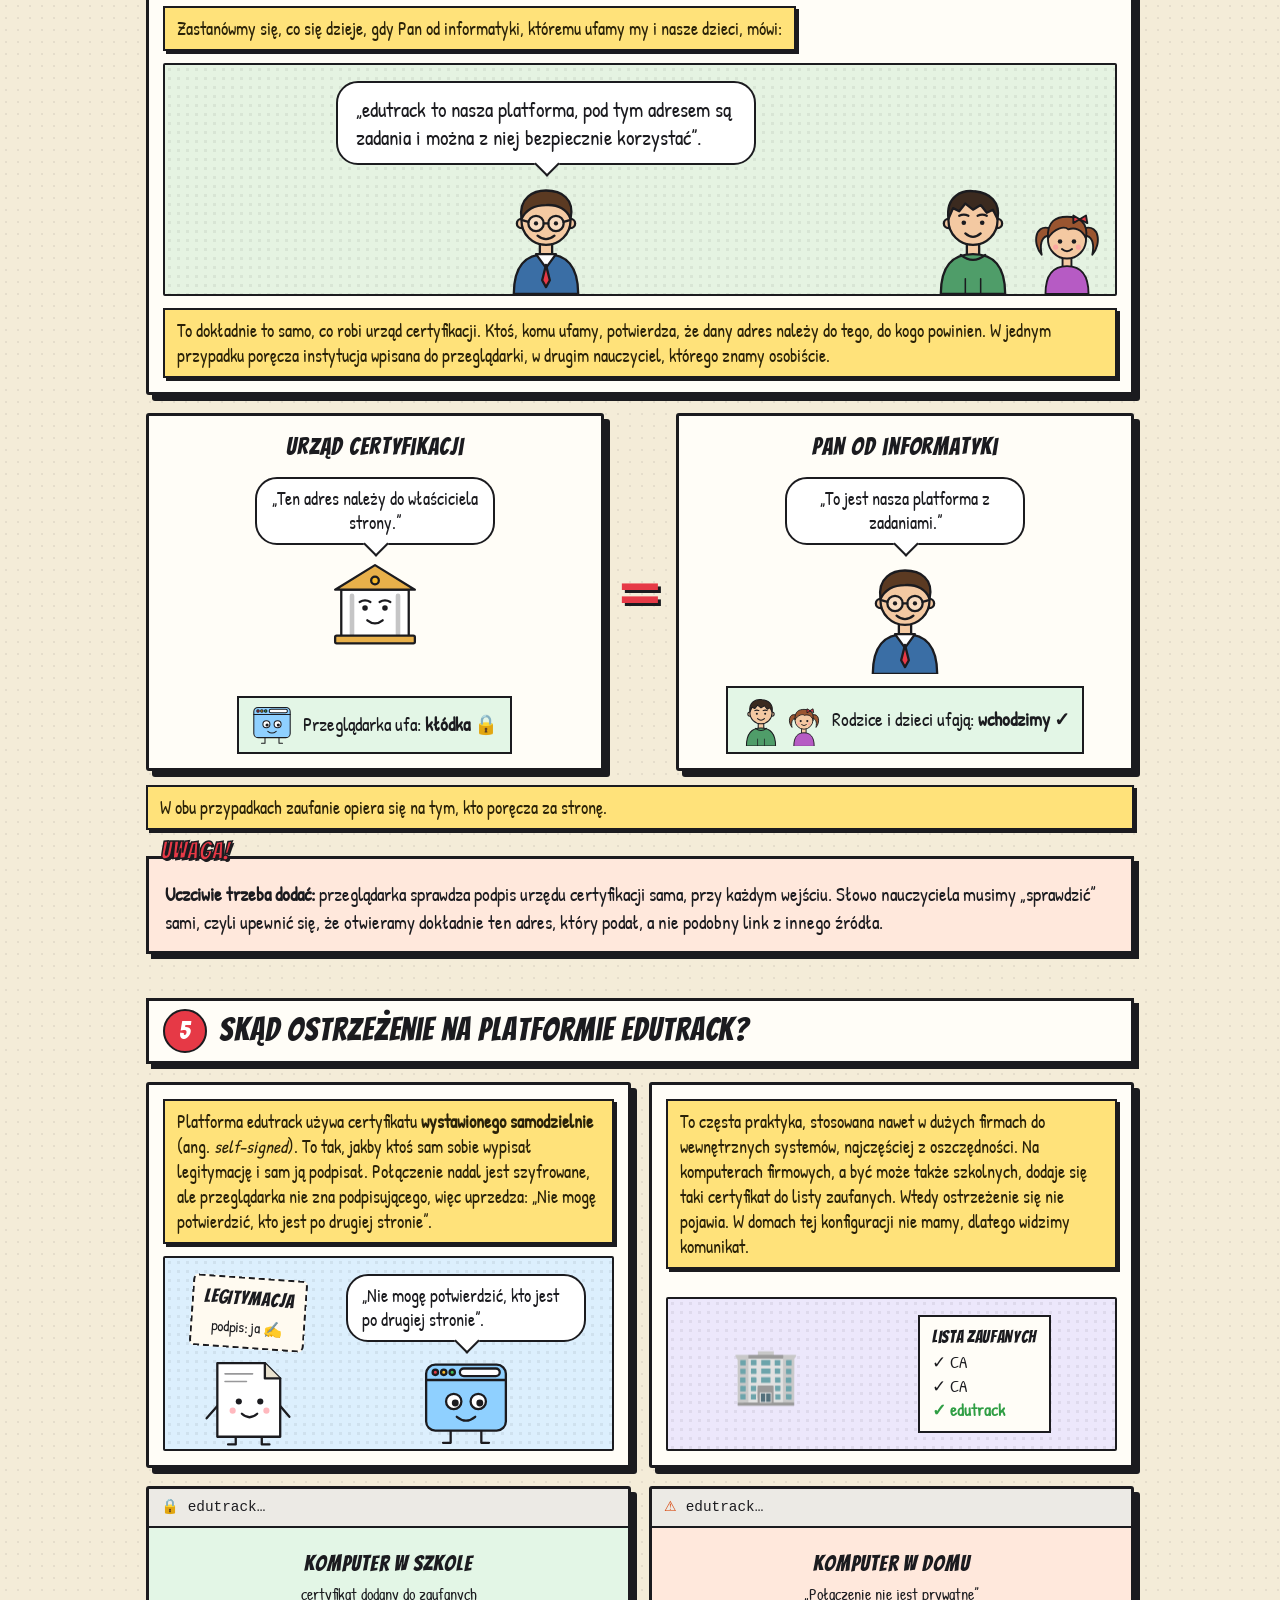
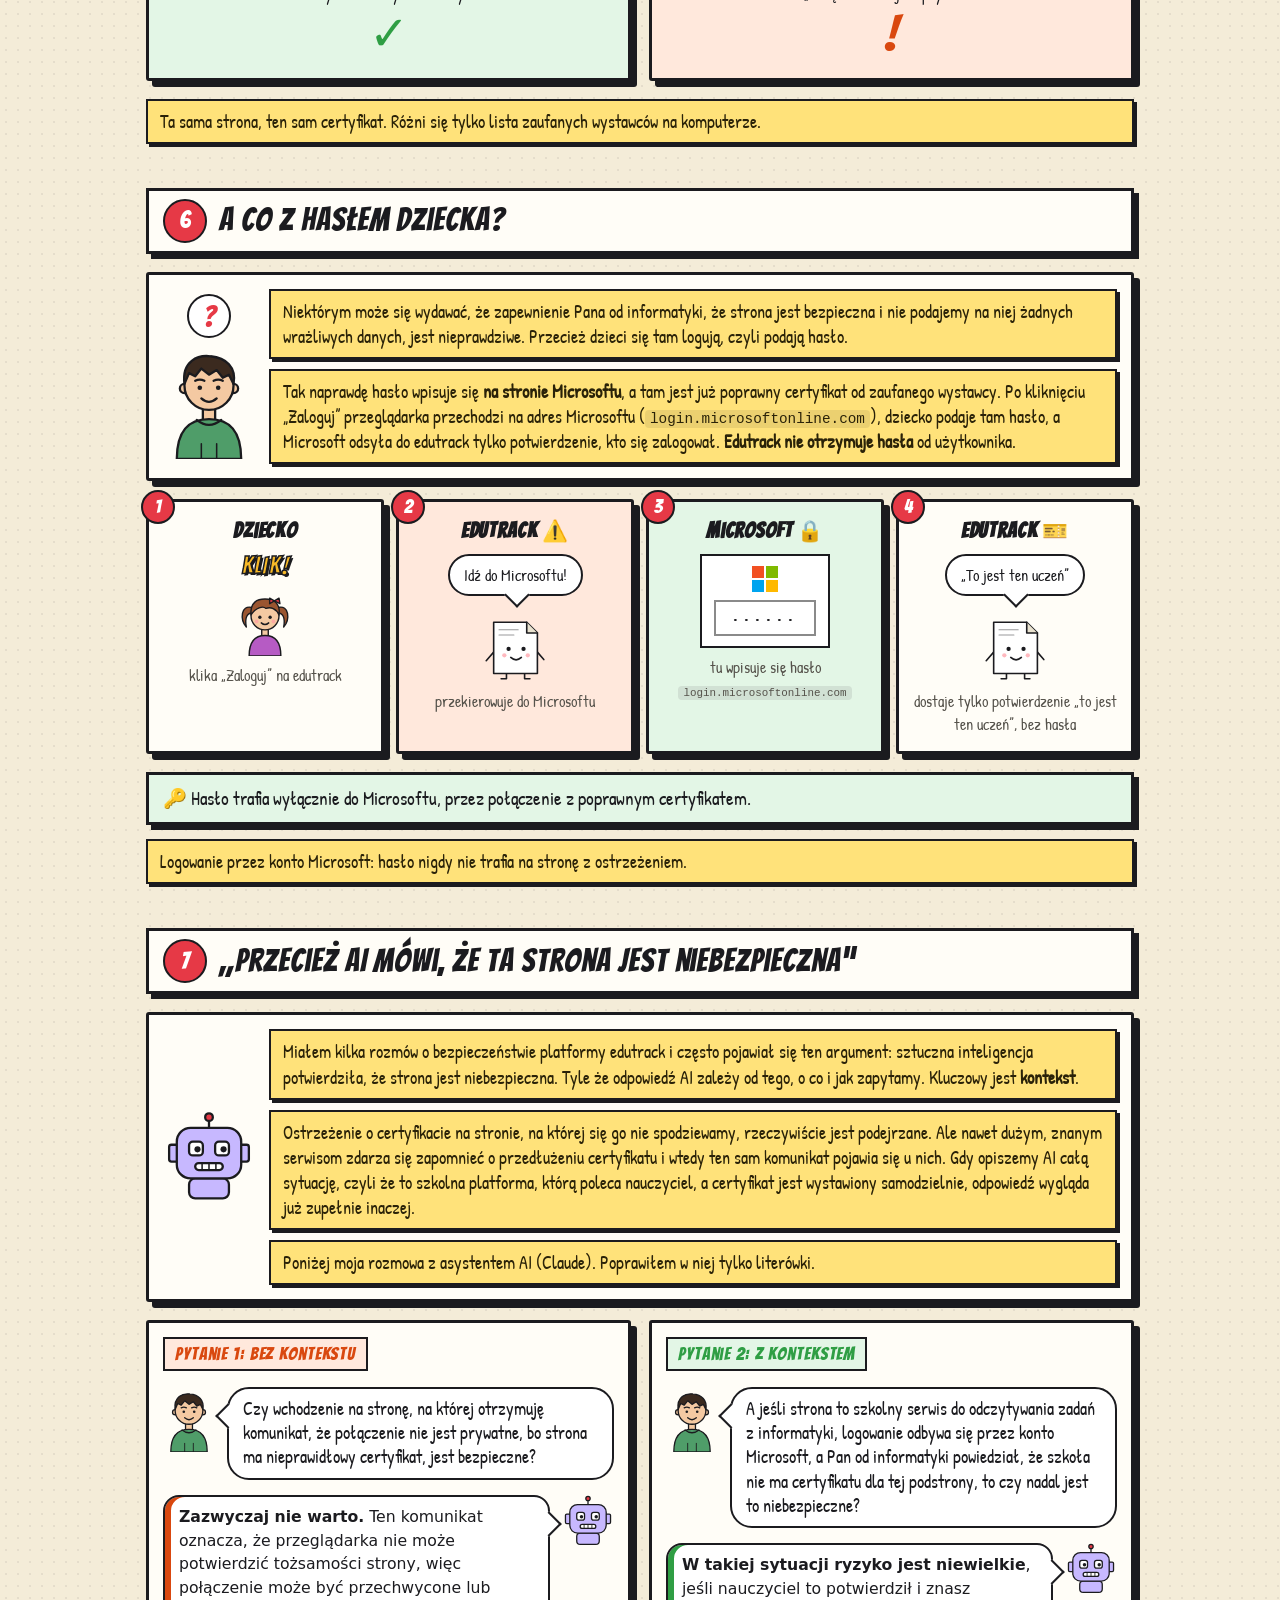
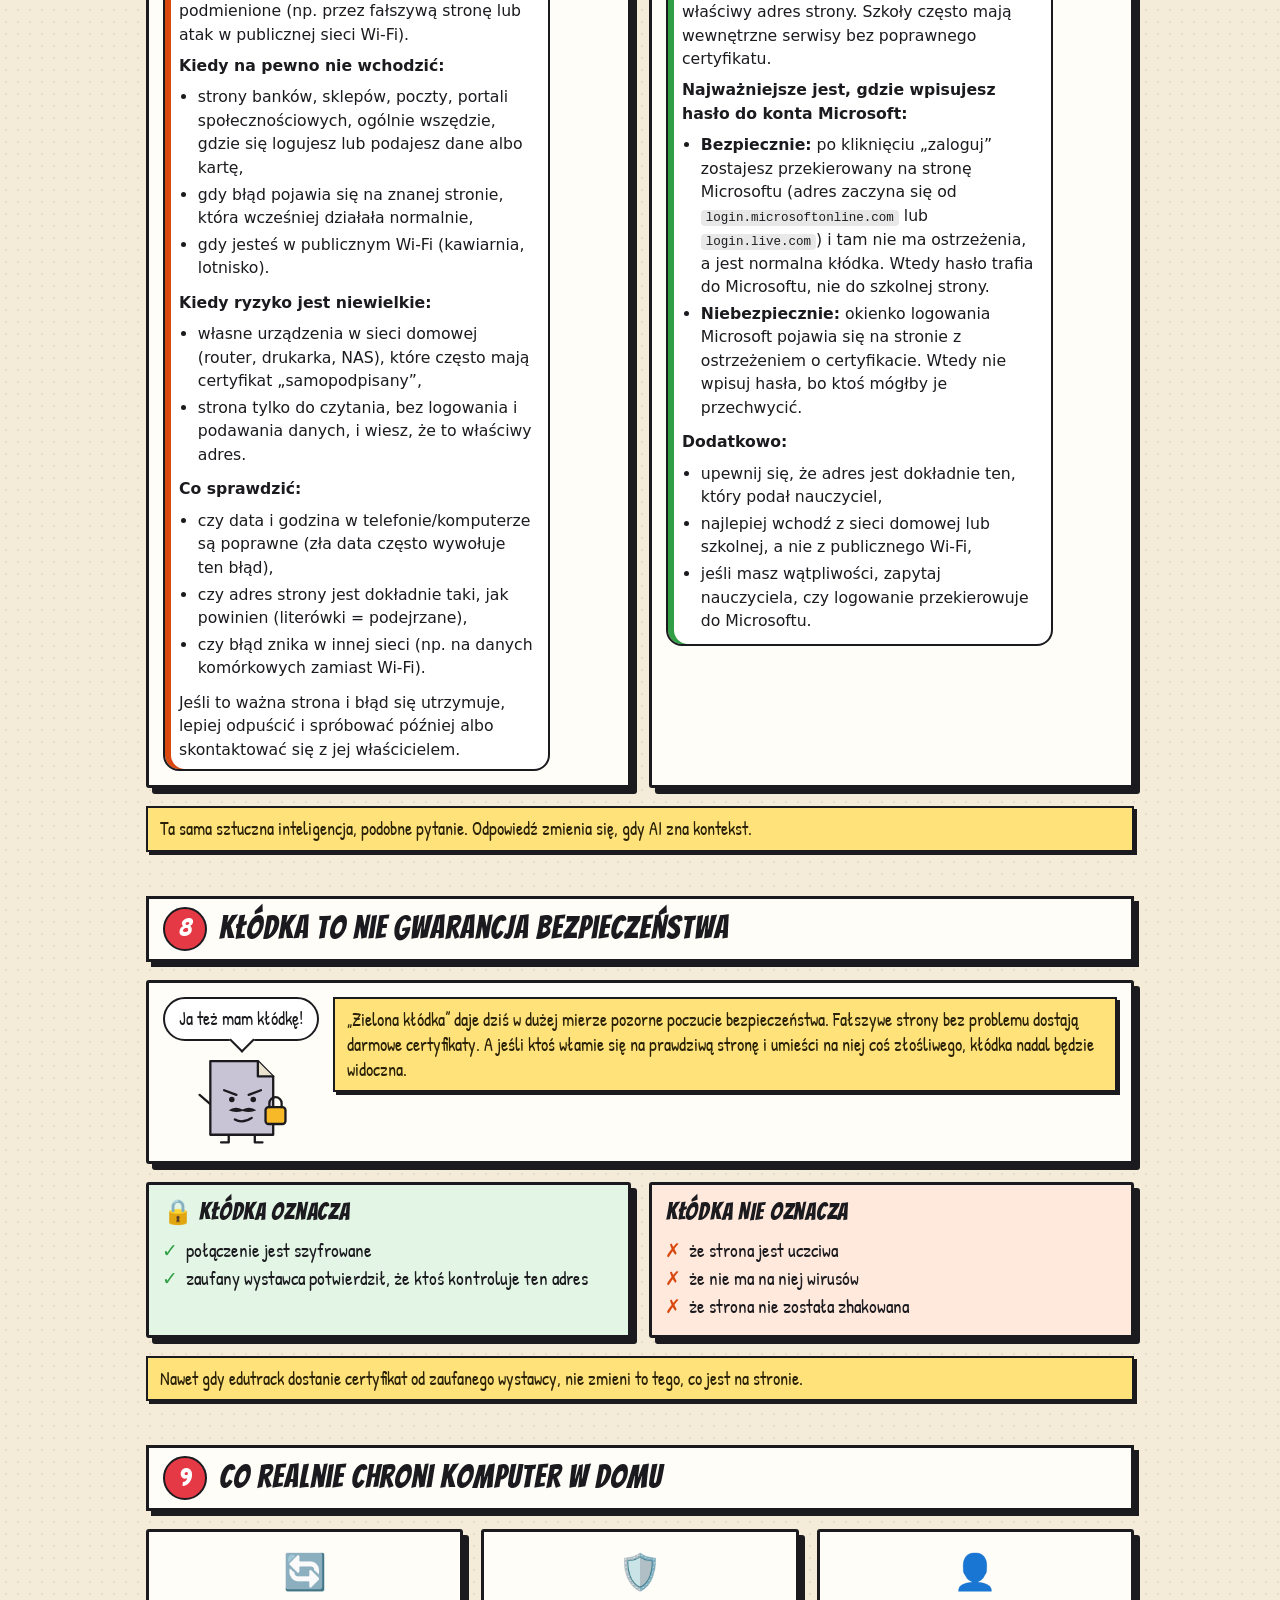
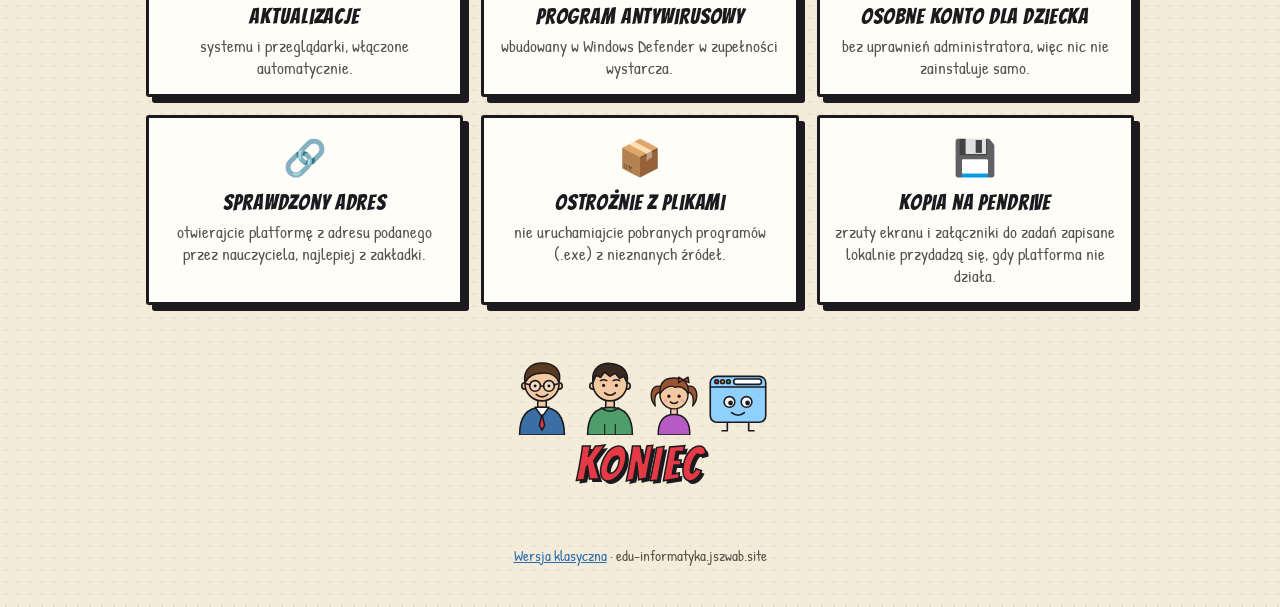
<file: komiks/index.html>
<!doctype html>
<html lang="pl">
<head>
  <meta charset="utf-8">
  <meta name="viewport" content="width=device-width, initial-scale=1">
  <title>Informatyka w klasie 4 i kłódka w przeglądarce (komiks)</title>
  <link rel="canonical" href="https://edu-informatyka.jszwab.site/komiks/">
  <meta name="description" content="Informatyka w klasie 4: moja subiektywna opinia jako rodzica i osoby, która zawodowo zajmuje się informatyką, oraz wyjaśnienie, czym jest certyfikat SSL/TLS i komunikat o niezaufanym certyfikacie.">
  <script>document.documentElement.classList.add('js');</script>
  <link rel="preconnect" href="https://fonts.googleapis.com">
  <link rel="preconnect" href="https://fonts.gstatic.com" crossorigin>
  <link rel="stylesheet" href="https://fonts.googleapis.com/css2?family=Bangers&family=Patrick+Hand&display=swap">
  <link rel="stylesheet" href="komiks.css">
  <link rel="icon" href="/favicon.ico" sizes="any">
  <link rel="icon" href="/favicon.svg" type="image/svg+xml">
  <link rel="apple-touch-icon" href="/apple-touch-icon.png">
</head>
<body>

<!-- Postacie komiksu (rysowane raz, używane wiele razy przez <use>) -->
<svg class="sprite" aria-hidden="true" focusable="false">
  <defs>
    <!-- Pan od informatyki -->
    <symbol id="ch-teacher" viewBox="0 0 120 150">
      <g class="ln">
        <rect x="52" y="80" width="16" height="22" class="sk"/>
        <path d="M18 150 C18 112 34 98 60 98 C86 98 102 112 102 150 Z" class="f-teacher"/>
        <path d="M47 98 L60 116 L73 98 Z" class="f-white"/>
        <path d="M60 112 L55 132 L60 141 L65 132 Z" class="f-red"/>
        <circle cx="28" cy="58" r="6" class="sk"/><circle cx="92" cy="58" r="6" class="sk"/>
        <circle cx="60" cy="54" r="32" class="sk"/>
        <path d="M28 52 C24 24 44 15 60 15 C80 15 98 26 92 52 C88 40 76 33 60 34 C46 34 34 40 28 52 Z" class="f-hair"/>
        <circle cx="47" cy="58" r="10" class="f-glass"/><circle cx="73" cy="58" r="10" class="f-glass"/>
        <path d="M57 58 H63 M37 56 L30 54 M83 56 L90 54" class="nofill"/>
        <circle cx="47" cy="58" r="2.8" class="f-ink"/><circle cx="73" cy="58" r="2.8" class="f-ink"/>
        <path d="M49 74 Q60 83 71 74" class="nofill"/>
      </g>
    </symbol>

    <!-- Tata (autor) -->
    <symbol id="ch-dad" viewBox="0 0 120 150">
      <g class="ln">
        <rect x="52" y="80" width="16" height="22" class="sk"/>
        <path d="M18 150 C18 112 34 98 60 98 C86 98 102 112 102 150 Z" class="f-dad"/>
        <path d="M44 99 Q60 112 76 99" class="nofill"/>
        <path d="M50 130 V150 M70 130 V150" class="nofill thin"/>
        <circle cx="28" cy="58" r="6" class="sk"/><circle cx="92" cy="58" r="6" class="sk"/>
        <circle cx="60" cy="54" r="32" class="sk"/>
        <path d="M28 52 C24 22 46 14 62 16 C82 18 96 30 92 52 L86 40 L78 44 L70 34 L60 40 L50 32 L42 42 L34 38 Z" class="f-hair2"/>
        <circle cx="48" cy="57" r="3" class="f-ink"/><circle cx="72" cy="57" r="3" class="f-ink"/>
        <path d="M42 48 Q48 45 54 48 M66 48 Q72 45 78 48" class="nofill"/>
        <path d="M50 71 Q60 80 70 71" class="nofill"/>
      </g>
    </symbol>

    <!-- Córka -->
    <symbol id="ch-kid" viewBox="0 0 120 150">
      <g class="ln">
        <path d="M88 46 C112 40 114 72 100 88 C104 68 98 58 88 58 Z" class="f-kidhair"/>
        <path d="M32 46 C8 40 6 72 20 88 C16 68 22 58 32 58 Z" class="f-kidhair"/>
        <rect x="53" y="88" width="14" height="20" class="sk"/>
        <path d="M26 150 C26 118 40 106 60 106 C80 106 94 118 94 150 Z" class="f-kid"/>
        <circle cx="60" cy="64" r="30" class="sk"/>
        <path d="M30 62 C28 34 44 28 60 28 C78 28 94 36 90 62 C84 48 72 44 62 48 C56 42 40 46 30 62 Z" class="f-kidhair"/>
        <path d="M80 32 L90 26 L92 38 Z M80 32 L70 26 L70 38 Z" class="f-red"/>
        <circle cx="49" cy="67" r="3.6" class="f-ink"/><circle cx="71" cy="67" r="3.6" class="f-ink"/>
        <circle cx="42" cy="76" r="4" class="f-cheek" stroke="none"/><circle cx="78" cy="76" r="4" class="f-cheek" stroke="none"/>
        <path d="M52 79 Q60 86 68 79" class="nofill"/>
      </g>
    </symbol>

    <!-- Przeglądarka -->
    <symbol id="ch-browser" viewBox="0 0 120 120">
      <g class="ln">
        <path d="M40 96 V112 H30 M80 96 V112 H90" class="nofill"/>
        <rect x="8" y="10" width="104" height="86" rx="12" class="f-browser"/>
        <path d="M8 30 H112" class="nofill"/>
        <circle cx="20" cy="20" r="3.5" class="f-red"/><circle cx="31" cy="20" r="3.5" class="f-gold"/><circle cx="42" cy="20" r="3.5" class="f-green"/>
        <rect x="52" y="15" width="52" height="10" rx="5" class="f-white"/>
        <circle cx="44" cy="58" r="10" class="f-white"/><circle cx="76" cy="58" r="10" class="f-white"/>
        <circle cx="46" cy="60" r="4.5" class="f-ink"/><circle cx="78" cy="60" r="4.5" class="f-ink"/>
        <path d="M48 78 Q60 88 72 78" class="nofill"/>
      </g>
    </symbol>

    <!-- Strona internetowa -->
    <symbol id="ch-site" viewBox="0 0 120 120">
      <g class="ln">
        <path d="M44 104 V114 H34 M78 104 V114 H88 M20 64 L6 80 M102 64 L114 78" class="nofill"/>
        <path d="M20 8 H82 L102 28 V104 H20 Z" class="f-white"/>
        <path d="M82 8 V28 H102" class="f-paper2"/>
        <path d="M30 22 H66 M30 32 H58" class="nofill thin faded"/>
        <circle cx="48" cy="58" r="4" class="f-ink"/><circle cx="76" cy="58" r="4" class="f-ink"/>
        <circle cx="40" cy="70" r="4" class="f-cheek" stroke="none"/><circle cx="84" cy="70" r="4" class="f-cheek" stroke="none"/>
        <path d="M52 74 Q62 83 72 74" class="nofill"/>
      </g>
    </symbol>

    <!-- Fałszywa strona -->
    <symbol id="ch-fake" viewBox="0 0 120 120">
      <g class="ln">
        <path d="M44 104 V114 H34 M78 104 V114 H88 M20 64 L6 52" class="nofill"/>
        <path d="M20 8 H82 L102 28 V104 H20 Z" class="f-fake"/>
        <path d="M82 8 V28 H102" class="f-paper2"/>
        <path d="M38 46 L54 52 M86 46 L70 52" class="nofill"/>
        <circle cx="48" cy="58" r="3.6" class="f-ink"/><circle cx="76" cy="58" r="3.6" class="f-ink"/>
        <path d="M44 72 Q52 66 62 71 Q72 66 80 72 Q72 76 62 73 Q52 76 44 72 Z" class="f-ink"/>
        <path d="M52 84 Q62 90 74 82" class="nofill"/>
        <g transform="translate(92 56)">
          <rect x="0" y="12" width="26" height="22" rx="4" class="f-gold"/>
          <path d="M5 12 V7 a8 8 0 0 1 16 0 V12" class="nofill"/>
        </g>
      </g>
    </symbol>

    <!-- Urząd certyfikacji -->
    <symbol id="ch-ca" viewBox="0 0 120 120">
      <g class="ln">
        <rect x="16" y="40" width="88" height="62" class="f-white"/>
        <path d="M30 48 V98 M90 48 V98" class="nofill colm"/>
        <path d="M8 40 L60 8 L112 40 Z" class="f-ca"/>
        <circle cx="60" cy="28" r="5" class="f-gold"/>
        <rect x="8" y="100" width="104" height="10" rx="2" class="f-ca"/>
        <path d="M40 56 Q47 52 54 56 M66 56 Q73 52 80 56" class="nofill"/>
        <circle cx="47" cy="64" r="3.6" class="f-ink"/><circle cx="73" cy="64" r="3.6" class="f-ink"/>
        <path d="M50 80 Q60 88 70 80" class="nofill"/>
      </g>
    </symbol>

    <!-- Asystent AI -->
    <symbol id="ch-ai" viewBox="0 0 120 120">
      <g class="ln">
        <path d="M60 8 V22" class="nofill"/>
        <circle cx="60" cy="8" r="5" class="f-red"/>
        <rect x="8" y="44" width="12" height="22" rx="3" class="f-ai"/><rect x="100" y="44" width="12" height="22" rx="3" class="f-ai"/>
        <rect x="34" y="88" width="52" height="26" rx="8" class="f-ai"/>
        <rect x="18" y="22" width="84" height="66" rx="18" class="f-ai"/>
        <rect x="34" y="40" width="18" height="18" rx="5" class="f-white"/><rect x="68" y="40" width="18" height="18" rx="5" class="f-white"/>
        <circle cx="45" cy="50" r="4" class="f-ink"/><circle cx="79" cy="50" r="4" class="f-ink"/>
        <rect x="42" y="68" width="36" height="9" rx="4.5" class="f-white"/>
        <path d="M51 68 V77 M60 68 V77 M69 68 V77" class="nofill thin"/>
      </g>
    </symbol>

    <!-- Podglądacz -->
    <symbol id="ch-spy" viewBox="0 0 120 120">
      <g class="ln">
        <path d="M20 120 C20 90 36 78 60 78 C84 78 100 90 100 120 Z" class="f-coat"/>
        <path d="M40 84 L46 62 L60 78 L74 62 L80 84" class="f-coat"/>
        <circle cx="60" cy="54" r="24" class="sk"/>
        <path d="M38 40 C38 20 46 12 60 12 C74 12 82 20 82 40 Z" class="f-hat"/>
        <path d="M22 40 H98" class="nofill thick"/>
        <ellipse cx="50" cy="54" rx="7.5" ry="8.5" class="f-white"/><ellipse cx="70" cy="54" rx="7.5" ry="8.5" class="f-white"/>
        <circle cx="54" cy="55" r="3.6" class="f-ink"/><circle cx="74" cy="55" r="3.6" class="f-ink"/>
        <path d="M46 68 Q60 60 74 68 Q60 73 46 68 Z" class="f-hat"/>
      </g>
    </symbol>

    <!-- Kłódka -->
    <symbol id="ic-lock" viewBox="0 0 100 100">
      <g class="ln">
        <path d="M30 46 V32 a20 20 0 0 1 40 0 V46" class="nofill thick"/>
        <rect x="18" y="44" width="64" height="48" rx="9" class="f-gold"/>
        <circle cx="50" cy="64" r="6" class="f-ink"/>
        <path d="M50 66 V78" class="nofill thick"/>
      </g>
    </symbol>
  </defs>
</svg>

<!-- ===================== OKŁADKA ===================== -->
<header class="cover">
  <div class="wrap">
    <div class="cover-panel">
      <div class="cover-top">
        <span class="badge">Dla rodziców uczniów klasy 4</span>
        <span class="issue">Komiks dla rodziców</span>
      </div>
      <h1>Informatyka w klasie 4<span>i kłódka w przeglądarce</span></h1>
      <div class="cover-art" aria-hidden="true">
        <span class="sfx sfx-klik">KLIK!</span>
        <div class="actor"><svg class="ch"><use href="#ch-teacher"/></svg></div>
        <div class="actor"><svg class="ch ch-kid"><use href="#ch-kid"/></svg></div>
        <div class="actor"><svg class="ch ch-sq"><use href="#ch-browser"/></svg></div>
        <svg class="cover-lock"><use href="#ic-lock"/></svg>
      </div>
      <p class="lead cap">Dwie sprawy, o których dużo ostatnio rozmawiamy: jak wyglądają dziś lekcje informatyki i co tak naprawdę oznacza ostrzeżenie o certyfikacie na platformie z zadaniami.</p>
      <nav class="toc" aria-label="Spis treści">
        <a href="#czesc-1"><b>1</b> Informatyka dziś</a>
        <a href="#czesc-2"><b>2</b> Certyfikaty i kłódka</a>
        <a href="../" class="toc-classic">Wersja klasyczna</a>
      </nav>
    </div>
  </div>
</header>

<main>

<!-- ===================== CZĘŚĆ 1 ===================== -->
<section id="czesc-1" class="chapter">
  <div class="wrap">
    <header class="chapter-head reveal">
      <p class="part-no">Część 1</p>
      <h2>Wymagająca informatyka to dobra informatyka</h2>
      <p class="note">To moja subiektywna opinia jako rodzica i osoby, która zawodowo zajmuje się informatyką.</p>
    </header>

    <div class="strip c2">
      <div class="panel reveal">
        <p class="cap">Uważam, że nasz Pan od informatyki prowadzi zajęcia na wysokim poziomie.</p>
        <div class="scene sc-class" aria-hidden="true">
          <div class="board">
            <svg viewBox="0 0 120 80" class="algo">
              <rect x="10" y="8"  width="70" height="16" rx="5" class="blk b1"/>
              <rect x="22" y="30" width="80" height="16" rx="5" class="blk b2"/>
              <rect x="22" y="52" width="60" height="16" rx="5" class="blk b3"/>
            </svg>
          </div>
          <div class="actor"><svg class="ch"><use href="#ch-teacher"/></svg></div>
        </div>
      </div>
      <div class="panel reveal">
        <p class="cap">Wysoki poziom ma swoją cenę: wymaga pracy w domu. Tak jest z każdym wymagającym przedmiotem. Jeśli dziecko ma naprawdę zrozumieć tematy przerabiane na lekcji, sama praca w szkole nie wystarczy.</p>
        <div class="scene sc-home" aria-hidden="true">
          <span class="moon">🌙</span>
          <div class="actor"><svg class="ch"><use href="#ch-dad"/></svg></div>
          <div class="actor"><span class="think">?</span><svg class="ch ch-kid"><use href="#ch-kid"/></svg></div>
          <span class="desk">💻</span>
        </div>
      </div>
    </div>

    <figure class="panel wide reveal" aria-labelledby="cap-kiedys">
      <p class="cap">Dzisiejsza informatyka to już nie to, co za naszych szkolnych czasów. Wtedy uczyliśmy się głównie obsługi Worda i Excela. Dziś dochodzi do tego nauka myślenia algorytmicznego, grafika rastrowa czy praca w chmurze.</p>
      <div class="then-now">
        <div class="col then">
          <h3>Kiedyś</h3>
          <svg viewBox="0 0 120 100" class="crt" aria-hidden="true">
            <rect x="10" y="6" width="100" height="70" rx="8" class="crt-body"/>
            <rect x="20" y="14" width="80" height="52" rx="4" class="crt-screen"/>
            <path d="M28 26 H72 M28 34 H80 M28 42 H64 M28 50 H76" class="crt-txt"/>
            <rect x="44" y="76" width="32" height="8" class="crt-body"/>
            <rect x="26" y="84" width="68" height="9" rx="2" class="crt-body"/>
          </svg>
          <ul class="chips">
            <li><span class="ico" aria-hidden="true">📝</span>Edytor tekstu</li>
            <li><span class="ico" aria-hidden="true">📊</span>Arkusz kalkulacyjny</li>
          </ul>
        </div>
        <div class="vs" aria-hidden="true">WOW!</div>
        <div class="col now">
          <h3>Dziś</h3>
          <ul class="tiles">
            <li class="tile">
              <svg viewBox="0 0 120 80" aria-hidden="true" class="algo">
                <rect x="10" y="8"  width="70" height="16" rx="5" class="blk b1"/>
                <rect x="22" y="30" width="80" height="16" rx="5" class="blk b2"/>
                <rect x="22" y="52" width="60" height="16" rx="5" class="blk b3"/>
              </svg>
              <b>Myślenie algorytmiczne</b>
              <small>Rozkładanie problemu na kroki, pierwsze programy z klocków.</small>
            </li>
            <li class="tile">
              <svg viewBox="0 0 80 80" aria-hidden="true" class="pixels">
                <g id="px"></g>
              </svg>
              <b>Grafika rastrowa</b>
              <small>Obraz złożony z pikseli, warstwy, rozdzielczość.</small>
            </li>
            <li class="tile">
              <svg viewBox="0 0 120 80" aria-hidden="true" class="cloud">
                <path d="M30 58 a16 16 0 0 1 2-32 a22 22 0 0 1 42-6 a18 18 0 0 1 16 38 z" class="cloud-shape"/>
                <rect x="50" y="40" width="14" height="18" rx="2" class="doc"/>
              </svg>
              <b>Chmura</b>
              <small>Pliki dostępne z każdego miejsca, udostępnianie, wspólna praca.</small>
            </li>
            <li class="tile">
              <svg viewBox="0 0 120 80" aria-hidden="true" class="tree">
                <rect x="8" y="8" width="30" height="14" rx="3" class="fold"/>
                <path d="M23 22 V60 M23 38 H48 M23 60 H48" class="branch"/>
                <rect x="48" y="31" width="30" height="14" rx="3" class="fold f2"/>
                <rect x="48" y="53" width="30" height="14" rx="3" class="fold f3"/>
              </svg>
              <b>Porządek w plikach</b>
              <small>Foldery, nazwy, zapisywanie i odnajdywanie swojej pracy.</small>
            </li>
          </ul>
        </div>
      </div>
      <figcaption id="cap-kiedys" class="cap cap-end">Zakres informatyki w szkole podstawowej jest dziś dużo szerszy niż kiedyś.</figcaption>
    </figure>

    <figure class="reveal" aria-labelledby="cap-pomoc">
      <p class="cap cap-block">Pomagamy dzieciom w nauce czytania, pisania i liczenia. Przy informatyce też potrzebują naszej pomocy, szczególnie na początku, gdy wszystko jest nowe.</p>
      <ol class="strip c4 help-row">
        <li class="panel mini"><p class="bubble t-down">Aa</p><div class="duo" aria-hidden="true"><svg class="ch xs"><use href="#ch-dad"/></svg><svg class="ch xs ch-kid"><use href="#ch-kid"/></svg></div><b>Czytanie</b></li>
        <li class="panel mini"><p class="bubble t-down">✎</p><div class="duo" aria-hidden="true"><svg class="ch xs"><use href="#ch-dad"/></svg><svg class="ch xs ch-kid"><use href="#ch-kid"/></svg></div><b>Pisanie</b></li>
        <li class="panel mini"><p class="bubble t-down">2+2</p><div class="duo" aria-hidden="true"><svg class="ch xs"><use href="#ch-dad"/></svg><svg class="ch xs ch-kid"><use href="#ch-kid"/></svg></div><b>Liczenie</b></li>
        <li class="panel mini highlight"><p class="bubble t-down">&lt;/&gt;</p><div class="duo" aria-hidden="true"><svg class="ch xs"><use href="#ch-dad"/></svg><svg class="ch xs ch-kid"><use href="#ch-kid"/></svg></div><b>Informatyka</b></li>
      </ol>
      <figcaption id="cap-pomoc" class="cap cap-block">Ten sam schemat: dziecko ćwiczy, a rodzic jest obok, gdy trzeba.</figcaption>
    </figure>

    <div class="strip c-tips">
      <div class="panel tips reveal">
        <h3>Jak można pomóc w praktyce</h3>
        <ul>
          <li><b>Korzystajcie z podręcznika.</b> Jest w nim dużo informacji potrzebnych do wykonania zadań.</li>
          <li><b>Poproście, żeby dziecko wam wytłumaczyło</b>, co robiło na lekcji. Tłumaczenie innym to najlepszy sposób, by samemu zrozumieć.</li>
          <li><b>Czytajcie polecenie krok po kroku</b> i odhaczajcie kolejne punkty.</li>
          <li><b>Nie róbcie zadania za dziecko.</b> Lepiej zadać pytanie naprowadzające niż kliknąć za nie.</li>
        </ul>
      </div>
      <blockquote class="panel quote-panel reveal">
        <p class="bubble big t-down">Wiem, że moja opinia jest bardzo subiektywna, ale za moich szkolnych czasów chciałbym mieć takiego nauczyciela.</p>
        <div class="scene sc-plain" aria-hidden="true">
          <div class="actor"><svg class="ch"><use href="#ch-dad"/></svg></div>
        </div>
      </blockquote>
    </div>
  </div>
</section>

<!-- ===================== CZĘŚĆ 2 ===================== -->
<section id="czesc-2" class="chapter chapter-alt">
  <div class="wrap">
    <header class="chapter-head reveal">
      <p class="part-no">Część 2</p>
      <h2>Kłódka w przeglądarce, czyli o certyfikatach</h2>
      <p class="note">Wyjaśnienie bez żargonu: co oznacza „https”, czym jest certyfikat i skąd bierze się ostrzeżenie na platformie edutrack.</p>
    </header>

    <!-- 2.1 HTTP vs HTTPS -->
    <h3 class="step-title reveal"><span>1</span> Pocztówka czy zaklejona koperta?</h3>
    <p class="cap cap-block reveal">Gdy otwieramy stronę, komputer wymienia z nią wiadomości. Przy zwykłym <b>http</b> te wiadomości wędrują jak pocztówka: każdy po drodze może je przeczytać. Przy <b>https</b> są w zaklejonej kopercie, czyli zaszyfrowane. Za to szyfrowanie odpowiada protokół <b>TLS</b> (dawniej SSL, stąd nazwa „certyfikat SSL”).</p>
    <figure class="reveal" aria-labelledby="cap-http">
      <div class="strip c2">
        <div class="panel">
          <span class="tag bad-tag">http://</span>
          <p class="bubble t-down spy-bubble">Widzę! „hasło: kot1”</p>
          <svg viewBox="0 0 320 170" class="transport" role="img" aria-label="http: wiadomość leci jak pocztówka i podglądacz ją czyta">
            <use href="#ch-spy" x="120" y="0" width="80" height="80"/>
            <g class="node"><rect x="8" y="100" width="60" height="50" rx="8"/><text x="38" y="134">💻</text></g>
            <g class="node"><rect x="252" y="100" width="60" height="50" rx="8"/><text x="282" y="134">🏫</text></g>
            <path d="M72 125 H248" class="lane"/>
            <g class="traveler">
              <rect x="0" y="-14" width="68" height="28" rx="3" class="postcard"/>
              <text x="34" y="4" class="tiny">hasło: kot1</text>
            </g>
          </svg>
        </div>
        <div class="panel">
          <span class="tag ok-tag">https://</span>
          <p class="bubble t-down spy-bubble">Hmm… nic nie widać.</p>
          <svg viewBox="0 0 320 170" class="transport" role="img" aria-label="https: wiadomość leci w zaklejonej kopercie i podglądacz nic nie widzi">
            <use href="#ch-spy" x="120" y="0" width="80" height="80"/>
            <g class="node"><rect x="8" y="100" width="60" height="50" rx="8"/><text x="38" y="134">💻</text></g>
            <g class="node"><rect x="252" y="100" width="60" height="50" rx="8"/><text x="282" y="134">🏫</text></g>
            <path d="M72 125 H248" class="lane"/>
            <g class="traveler t2">
              <rect x="0" y="-14" width="68" height="28" rx="3" class="envelope"/>
              <path d="M0 -14 L34 4 L68 -14" class="flap"/>
              <use href="#ic-lock" x="26" y="-6" width="16" height="16"/>
            </g>
          </svg>
        </div>
      </div>
      <figcaption id="cap-http" class="cap cap-block">https szyfruje wiadomości między naszym komputerem a stroną.</figcaption>
    </figure>

    <!-- 2.2 Certyfikat -->
    <h3 class="step-title reveal"><span>2</span> Certyfikat to „legitymacja” strony</h3>
    <div class="reveal">
      <div class="strip c2">
        <div class="panel">
          <p class="cap">Szyfrowanie to jedno, ale skąd wiemy, że rozmawiamy z właściwą stroną, a nie z kimś, kto się pod nią podszywa? Do tego służy <b>certyfikat</b>. To coś jak legitymacja: mówi „jestem stroną <i>edu.przyklad.pl</i>” i ma podpis kogoś, kto to potwierdził.</p>
          <div class="scene sc-sky">
            <div class="actor"><p class="bubble t-down">Kim jesteś?</p><svg class="ch ch-sq" aria-hidden="true"><use href="#ch-browser"/></svg></div>
            <div class="actor"><p class="bubble t-down">Jestem stroną <i>edu.przyklad.pl</i>. Oto moja legitymacja!</p><svg class="ch ch-sq" aria-hidden="true"><use href="#ch-site"/></svg></div>
          </div>
        </div>
        <figure class="panel" aria-labelledby="cap-cert">
          <div class="cert-wrap">
            <div class="cert-card">
              <div class="cert-head"><span class="lock-anim" aria-hidden="true">🔒</span> Certyfikat</div>
              <dl>
                <dt>Dla strony</dt><dd>edu.przyklad.pl</dd>
                <dt>Wystawił</dt><dd>Zaufany urząd certyfikacji (CA)</dd>
                <dt>Ważny przez</dt><dd>90 dni</dd>
              </dl>
              <div class="stamp" aria-hidden="true">PODPIS<br>CA</div>
            </div>
          </div>
          <figcaption id="cap-cert" class="cap cap-end">Przeglądarka sprawdza podpis. Jeśli zna i ufa wystawcy, pokazuje kłódkę.</figcaption>
        </figure>
      </div>
    </div>
    <div class="panel wide reveal">
      <div class="side-by-side">
        <div class="actor"><svg class="ch ch-sq" aria-hidden="true"><use href="#ch-ca"/></svg></div>
        <p class="cap">Tym „kimś” jest <b>urząd certyfikacji</b>, po angielsku <b>CA</b> (Certificate Authority). To po prostu instytucja, której przeglądarki i systemy operacyjne ufają. Lista takich zaufanych instytucji jest wbudowana w Windows, macOS, Androida i przeglądarki.</p>
      </div>
    </div>

    <!-- 2.3 Co sprawdza CA -->
    <h3 class="step-title reveal"><span>3</span> Co tak naprawdę sprawdza urząd certyfikacji?</h3>
    <p class="cap cap-block reveal">Najczęściej spotykane certyfikaty to certyfikaty <b>DV</b> (Domain Validation, potwierdzenie domeny). Przy nich urząd certyfikacji sprawdza <b>tylko jedno</b>: czy osoba prosząca o certyfikat ma kontrolę nad adresem strony. Robi to automatycznie, np. prosząc o umieszczenie na stronie specjalnego pliku. Taki certyfikat można dziś dostać za darmo w kilka minut.</p>
    <figure class="reveal" aria-labelledby="cap-dv">
      <ol class="strip c4 flow">
        <li class="panel mini">
          <span class="num">1</span><b>Prośba</b>
          <p class="bubble t-down">„Chcę certyfikat dla edu.przyklad.pl”</p>
          <svg class="ch sm ch-sq" aria-hidden="true"><use href="#ch-site"/></svg>
        </li>
        <li class="panel mini">
          <span class="num">2</span><b>Sprawdzenie</b>
          <p class="bubble t-down">„Umieść na tej stronie plik z kodem 7F3A”</p>
          <svg class="ch sm ch-sq" aria-hidden="true"><use href="#ch-ca"/></svg>
        </li>
        <li class="panel mini">
          <span class="num">3</span><b>Plik jest</b>
          <p class="bubble t-down">„Masz kontrolę nad adresem”</p>
          <div class="duo" aria-hidden="true"><svg class="ch xs ch-sq"><use href="#ch-ca"/></svg><span class="file">7F3A</span></div>
        </li>
        <li class="panel mini done">
          <span class="num">✓</span><b>Certyfikat</b>
          <span class="sfx sfx-sm">WYDANY!</span>
          <svg class="lock-big" aria-hidden="true"><use href="#ic-lock"/></svg>
          <small>Wydany. Kłódka w przeglądarce.</small>
        </li>
      </ol>
      <div class="panel not-checked">
        <svg class="ch sm ch-sq" aria-hidden="true"><use href="#ch-ca"/></svg>
        <div>
          <b>Czego urząd certyfikacji NIE sprawdza:</b>
          <span>✗ czy strona jest uczciwa</span>
          <span>✗ czy nie ma na niej wirusów</span>
          <span>✗ kto naprawdę za nią stoi</span>
        </div>
      </div>
      <figcaption id="cap-dv" class="cap cap-block">Certyfikat DV potwierdza tylko, że ktoś kontroluje adres strony.</figcaption>
    </figure>

    <!-- 2.4 Analogia -->
    <h3 class="step-title reveal"><span>4</span> Urząd certyfikacji i Pan od informatyki pełnią tę samą rolę</h3>
    <div class="panel wide reveal">
      <p class="cap">Zastanówmy się, co się dzieje, gdy Pan od informatyki, któremu ufamy my i nasze dzieci, mówi:</p>
      <div class="scene sc-class">
        <div class="actor actor-wide"><p class="bubble t-down big">„edutrack to nasza platforma, pod tym adresem są zadania i można z niej bezpiecznie korzystać”.</p><svg class="ch" aria-hidden="true"><use href="#ch-teacher"/></svg></div>
        <div class="actor" aria-hidden="true"><svg class="ch"><use href="#ch-dad"/></svg></div>
        <div class="actor" aria-hidden="true"><svg class="ch ch-kid"><use href="#ch-kid"/></svg></div>
      </div>
      <p class="cap cap-end">To dokładnie to samo, co robi urząd certyfikacji. Ktoś, komu ufamy, potwierdza, że dany adres należy do tego, do kogo powinien. W jednym przypadku poręcza instytucja wpisana do przeglądarki, w drugim nauczyciel, którego znamy osobiście.</p>
    </div>

    <figure class="reveal" aria-labelledby="cap-analogia">
      <div class="analogy">
        <div class="panel side">
          <p class="who">Urząd certyfikacji</p>
          <div class="actor"><p class="bubble t-down">„Ten adres należy do właściciela strony.”</p><svg class="ch ch-sq" aria-hidden="true"><use href="#ch-ca"/></svg></div>
          <div class="result"><svg class="ch xs ch-sq" aria-hidden="true"><use href="#ch-browser"/></svg><span>Przeglądarka ufa: <b>kłódka 🔒</b></span></div>
        </div>
        <div class="equals" aria-hidden="true">=</div>
        <div class="panel side">
          <p class="who">Pan od informatyki</p>
          <div class="actor"><p class="bubble t-down">„To jest nasza platforma z zadaniami.”</p><svg class="ch" aria-hidden="true"><use href="#ch-teacher"/></svg></div>
          <div class="result"><span class="duo" aria-hidden="true"><svg class="ch xs"><use href="#ch-dad"/></svg><svg class="ch xs ch-kid"><use href="#ch-kid"/></svg></span><span>Rodzice i dzieci ufają: <b>wchodzimy ✓</b></span></div>
        </div>
      </div>
      <figcaption id="cap-analogia" class="cap cap-block">W obu przypadkach zaufanie opiera się na tym, kto poręcza za stronę.</figcaption>
    </figure>

    <div class="aside reveal">
      <span class="sfx sfx-sm" aria-hidden="true">UWAGA!</span>
      <p><b>Uczciwie trzeba dodać:</b> przeglądarka sprawdza podpis urzędu certyfikacji sama, przy każdym wejściu. Słowo nauczyciela musimy „sprawdzić” sami, czyli upewnić się, że otwieramy dokładnie ten adres, który podał, a nie podobny link z innego źródła.</p>
    </div>

    <!-- 2.5 Self-signed -->
    <h3 class="step-title reveal"><span>5</span> Skąd ostrzeżenie na platformie edutrack?</h3>
    <div class="strip c2">
      <div class="panel reveal">
        <p class="cap">Platforma edutrack używa certyfikatu <b>wystawionego samodzielnie</b> (ang. <i>self-signed</i>). To tak, jakby ktoś sam sobie wypisał legitymację i sam ją podpisał. Połączenie nadal jest szyfrowane, ale przeglądarka nie zna podpisującego, więc uprzedza: „Nie mogę potwierdzić, kto jest po drugiej stronie”.</p>
        <div class="scene sc-sky">
          <div class="actor"><span class="self-id" aria-hidden="true">LEGITYMACJA<br><small>podpis: ja ✍️</small></span><svg class="ch ch-sq" aria-hidden="true"><use href="#ch-site"/></svg></div>
          <div class="actor"><p class="bubble t-down">„Nie mogę potwierdzić, kto jest po drugiej stronie”.</p><svg class="ch ch-sq" aria-hidden="true"><use href="#ch-browser"/></svg></div>
        </div>
      </div>
      <div class="panel reveal">
        <p class="cap">To częsta praktyka, stosowana nawet w dużych firmach do wewnętrznych systemów, najczęściej z oszczędności. Na komputerach firmowych, a być może także szkolnych, dodaje się taki certyfikat do listy zaufanych. Wtedy ostrzeżenie się nie pojawia. W domach tej konfiguracji nie mamy, dlatego widzimy komunikat.</p>
        <div class="scene sc-office" aria-hidden="true">
          <span class="office">🏢</span>
          <div class="trust-list"><b>Lista zaufanych</b><span>✓ CA</span><span>✓ CA</span><span class="added">✓ edutrack</span></div>
        </div>
      </div>
    </div>

    <figure class="reveal" aria-labelledby="cap-self">
      <div class="strip c2 two-browsers">
        <div class="panel browser">
          <div class="bar"><span class="pad ok">🔒</span> edutrack…</div>
          <div class="screen ok-screen"><b>Komputer w szkole</b><small>certyfikat dodany do zaufanych</small><span class="big">✓</span></div>
        </div>
        <div class="panel browser">
          <div class="bar"><span class="pad bad">⚠</span> edutrack…</div>
          <div class="screen bad-screen"><b>Komputer w domu</b><small>„Połączenie nie jest prywatne”</small><span class="big">!</span></div>
        </div>
      </div>
      <figcaption id="cap-self" class="cap cap-block">Ta sama strona, ten sam certyfikat. Różni się tylko lista zaufanych wystawców na komputerze.</figcaption>
    </figure>

    <!-- 2.6 Hasło i logowanie Microsoft -->
    <h3 class="step-title reveal"><span>6</span> A co z hasłem dziecka?</h3>
    <div class="panel wide reveal">
      <div class="side-by-side">
        <div class="actor"><span class="think">?</span><svg class="ch" aria-hidden="true"><use href="#ch-dad"/></svg></div>
        <div>
          <p class="cap">Niektórym może się wydawać, że zapewnienie Pana od informatyki, że strona jest bezpieczna i nie podajemy na niej żadnych wrażliwych danych, jest nieprawdziwe. Przecież dzieci się tam logują, czyli podają hasło.</p>
          <p class="cap">Tak naprawdę hasło wpisuje się <b>na stronie Microsoftu</b>, a tam jest już poprawny certyfikat od zaufanego wystawcy. Po kliknięciu „Zaloguj” przeglądarka przechodzi na adres Microsoftu (<code>login.microsoftonline.com</code>), dziecko podaje tam hasło, a Microsoft odsyła do edutrack tylko potwierdzenie, kto się zalogował. <b>Edutrack nie otrzymuje hasła</b> od użytkownika.</p>
        </div>
      </div>
    </div>

    <figure class="reveal" aria-labelledby="cap-login">
      <ol class="strip c4 login-flow">
        <li class="panel mini lf-step">
          <span class="num">1</span><b>Dziecko</b>
          <span class="sfx sfx-sm" aria-hidden="true">KLIK!</span>
          <svg class="ch sm ch-kid" aria-hidden="true"><use href="#ch-kid"/></svg>
          <small>klika „Zaloguj” na edutrack</small>
        </li>
        <li class="panel mini lf-step warn-step">
          <span class="num">2</span><b>edutrack <span aria-hidden="true">⚠️</span></b>
          <p class="bubble t-down">Idź do Microsoftu!</p>
          <svg class="ch sm ch-sq" aria-hidden="true"><use href="#ch-site"/></svg>
          <small>przekierowuje do Microsoftu</small>
        </li>
        <li class="panel mini lf-step ok-step">
          <span class="num">3</span><b>Microsoft <span aria-hidden="true">🔒</span></b>
          <div class="ms-login" aria-hidden="true"><span class="ms-logo"><i></i><i></i><i></i><i></i></span><span class="field">••••••</span></div>
          <small>tu wpisuje się hasło<br><code>login.microsoftonline.com</code></small>
        </li>
        <li class="panel mini lf-step">
          <span class="num">4</span><b>edutrack <span aria-hidden="true">🎫</span></b>
          <p class="bubble t-down">„To jest ten uczeń”</p>
          <svg class="ch sm ch-sq" aria-hidden="true"><use href="#ch-site"/></svg>
          <small>dostaje tylko potwierdzenie „to jest ten uczeń”, bez hasła</small>
        </li>
      </ol>
      <div class="pw-note"><span aria-hidden="true">🔑</span> Hasło trafia wyłącznie do Microsoftu, przez połączenie z poprawnym certyfikatem.</div>
      <figcaption id="cap-login" class="cap cap-block">Logowanie przez konto Microsoft: hasło nigdy nie trafia na stronę z ostrzeżeniem.</figcaption>
    </figure>

    <!-- 2.7 Kontekst i AI -->
    <h3 class="step-title reveal"><span>7</span> „Przecież AI mówi, że ta strona jest niebezpieczna”</h3>
    <div class="panel wide reveal">
      <div class="side-by-side">
        <div class="actor"><svg class="ch ch-sq" aria-hidden="true"><use href="#ch-ai"/></svg></div>
        <div>
          <p class="cap">Miałem kilka rozmów o bezpieczeństwie platformy edutrack i często pojawiał się ten argument: sztuczna inteligencja potwierdziła, że strona jest niebezpieczna. Tyle że odpowiedź AI zależy od tego, o co i jak zapytamy. Kluczowy jest <b>kontekst</b>.</p>
          <p class="cap">Ostrzeżenie o certyfikacie na stronie, na której się go nie spodziewamy, rzeczywiście jest podejrzane. Ale nawet dużym, znanym serwisom zdarza się zapomnieć o przedłużeniu certyfikatu i wtedy ten sam komunikat pojawia się u nich. Gdy opiszemy AI całą sytuację, czyli że to szkolna platforma, którą poleca nauczyciel, a certyfikat jest wystawiony samodzielnie, odpowiedź wygląda już zupełnie inaczej.</p>
          <p class="cap">Poniżej moja rozmowa z asystentem AI (Claude). Poprawiłem w niej tylko literówki.</p>
        </div>
      </div>
    </div>

    <figure class="reveal" aria-labelledby="cap-ai">
      <div class="strip c2 chat">
        <div class="panel chat-panel">
          <p class="tag bad-tag">Pytanie 1: bez kontekstu</p>
          <div class="talk me">
            <svg class="ch avatar" aria-hidden="true"><use href="#ch-dad"/></svg>
            <div class="bubble t-left">Czy wchodzenie na stronę, na której otrzymuję komunikat, że połączenie nie jest prywatne, bo strona ma nieprawidłowy certyfikat, jest bezpieczne?</div>
          </div>
          <div class="talk ai">
            <div class="bubble t-right ai-bubble bad-msg">
              <p><b>Zazwyczaj nie warto.</b> Ten komunikat oznacza, że przeglądarka nie może potwierdzić tożsamości strony, więc połączenie może być przechwycone lub podmienione (np. przez fałszywą stronę lub atak w publicznej sieci Wi‑Fi).</p>
              <p><b>Kiedy na pewno nie wchodzić:</b></p>
              <ul>
                <li>strony banków, sklepów, poczty, portali społecznościowych, ogólnie wszędzie, gdzie się logujesz lub podajesz dane albo kartę,</li>
                <li>gdy błąd pojawia się na znanej stronie, która wcześniej działała normalnie,</li>
                <li>gdy jesteś w publicznym Wi‑Fi (kawiarnia, lotnisko).</li>
              </ul>
              <p><b>Kiedy ryzyko jest niewielkie:</b></p>
              <ul>
                <li>własne urządzenia w sieci domowej (router, drukarka, NAS), które często mają certyfikat „samopodpisany”,</li>
                <li>strona tylko do czytania, bez logowania i podawania danych, i wiesz, że to właściwy adres.</li>
              </ul>
              <p><b>Co sprawdzić:</b></p>
              <ul>
                <li>czy data i godzina w telefonie/komputerze są poprawne (zła data często wywołuje ten błąd),</li>
                <li>czy adres strony jest dokładnie taki, jak powinien (literówki = podejrzane),</li>
                <li>czy błąd znika w innej sieci (np. na danych komórkowych zamiast Wi‑Fi).</li>
              </ul>
              <p>Jeśli to ważna strona i błąd się utrzymuje, lepiej odpuścić i spróbować później albo skontaktować się z jej właścicielem.</p>
            </div>
            <svg class="ch avatar ch-sq" aria-hidden="true"><use href="#ch-ai"/></svg>
          </div>
        </div>

        <div class="panel chat-panel">
          <p class="tag ok-tag">Pytanie 2: z kontekstem</p>
          <div class="talk me">
            <svg class="ch avatar" aria-hidden="true"><use href="#ch-dad"/></svg>
            <div class="bubble t-left">A jeśli strona to szkolny serwis do odczytywania zadań z informatyki, logowanie odbywa się przez konto Microsoft, a Pan od informatyki powiedział, że szkoła nie ma certyfikatu dla tej podstrony, to czy nadal jest to niebezpieczne?</div>
          </div>
          <div class="talk ai">
            <div class="bubble t-right ai-bubble ok-msg">
              <p><b>W takiej sytuacji ryzyko jest niewielkie</b>, jeśli nauczyciel to potwierdził i znasz właściwy adres strony. Szkoły często mają wewnętrzne serwisy bez poprawnego certyfikatu.</p>
              <p><b>Najważniejsze jest, gdzie wpisujesz hasło do konta Microsoft:</b></p>
              <ul>
                <li><b>Bezpiecznie:</b> po kliknięciu „zaloguj” zostajesz przekierowany na stronę Microsoftu (adres zaczyna się od <code>login.microsoftonline.com</code> lub <code>login.live.com</code>) i tam nie ma ostrzeżenia, a jest normalna kłódka. Wtedy hasło trafia do Microsoftu, nie do szkolnej strony.</li>
                <li><b>Niebezpiecznie:</b> okienko logowania Microsoft pojawia się na stronie z ostrzeżeniem o certyfikacie. Wtedy nie wpisuj hasła, bo ktoś mógłby je przechwycić.</li>
              </ul>
              <p><b>Dodatkowo:</b></p>
              <ul>
                <li>upewnij się, że adres jest dokładnie ten, który podał nauczyciel,</li>
                <li>najlepiej wchodź z sieci domowej lub szkolnej, a nie z publicznego Wi‑Fi,</li>
                <li>jeśli masz wątpliwości, zapytaj nauczyciela, czy logowanie przekierowuje do Microsoftu.</li>
              </ul>
            </div>
            <svg class="ch avatar ch-sq" aria-hidden="true"><use href="#ch-ai"/></svg>
          </div>
        </div>
      </div>
      <figcaption id="cap-ai" class="cap cap-block">Ta sama sztuczna inteligencja, podobne pytanie. Odpowiedź zmienia się, gdy AI zna kontekst.</figcaption>
    </figure>

    <!-- 2.8 Czego kłódka nie mówi -->
    <h3 class="step-title reveal"><span>8</span> Kłódka to nie gwarancja bezpieczeństwa</h3>
    <figure class="reveal" aria-labelledby="cap-klodka">
      <div class="panel wide">
        <div class="side-by-side">
          <div class="actor"><p class="bubble t-down">Ja też mam kłódkę!</p><svg class="ch ch-sq" aria-hidden="true"><use href="#ch-fake"/></svg></div>
          <p class="cap">„Zielona kłódka” daje dziś w dużej mierze pozorne poczucie bezpieczeństwa. Fałszywe strony bez problemu dostają darmowe certyfikaty. A jeśli ktoś włamie się na prawdziwą stronę i umieści na niej coś złośliwego, kłódka nadal będzie widoczna.</p>
        </div>
      </div>
      <div class="strip c2 checklist">
        <div class="panel yes">
          <h4>🔒 Kłódka oznacza</h4>
          <ul>
            <li>połączenie jest szyfrowane</li>
            <li>zaufany wystawca potwierdził, że ktoś kontroluje ten adres</li>
          </ul>
        </div>
        <div class="panel no">
          <h4>Kłódka NIE oznacza</h4>
          <ul>
            <li>że strona jest uczciwa</li>
            <li>że nie ma na niej wirusów</li>
            <li>że strona nie została zhakowana</li>
          </ul>
        </div>
      </div>
      <figcaption id="cap-klodka" class="cap cap-block">Nawet gdy edutrack dostanie certyfikat od zaufanego wystawcy, nie zmieni to tego, co jest na stronie.</figcaption>
    </figure>

    <!-- 2.9 Bezpieczne nawyki -->
    <h3 class="step-title reveal"><span>9</span> Co realnie chroni komputer w domu</h3>
    <div class="strip c3 habits reveal">
      <div class="panel habit"><span aria-hidden="true">🔄</span><b>Aktualizacje</b><small>systemu i przeglądarki, włączone automatycznie.</small></div>
      <div class="panel habit"><span aria-hidden="true">🛡️</span><b>Program antywirusowy</b><small>wbudowany w Windows Defender w zupełności wystarcza.</small></div>
      <div class="panel habit"><span aria-hidden="true">👤</span><b>Osobne konto dla dziecka</b><small>bez uprawnień administratora, więc nic nie zainstaluje samo.</small></div>
      <div class="panel habit"><span aria-hidden="true">🔗</span><b>Sprawdzony adres</b><small>otwierajcie platformę z adresu podanego przez nauczyciela, najlepiej z zakładki.</small></div>
      <div class="panel habit"><span aria-hidden="true">📦</span><b>Ostrożnie z plikami</b><small>nie uruchamiajcie pobranych programów (.exe) z nieznanych źródeł.</small></div>
      <div class="panel habit"><span aria-hidden="true">💾</span><b>Kopia na pendrive</b><small>zrzuty ekranu i załączniki do zadań zapisane lokalnie przydadzą się, gdy platforma nie działa.</small></div>
    </div>

    <div class="the-end reveal" aria-hidden="true">
      <div class="duo"><svg class="ch sm"><use href="#ch-teacher"/></svg><svg class="ch sm"><use href="#ch-dad"/></svg><svg class="ch sm ch-kid"><use href="#ch-kid"/></svg><svg class="ch sm ch-sq"><use href="#ch-browser"/></svg></div>
      <span class="sfx">KONIEC</span>
    </div>

  </div>
</section>

</main>

<footer class="site-footer">
  <div class="wrap">
    <p class="small"><a href="../">Wersja klasyczna</a> · edu-informatyka.jszwab.site</p>
  </div>
</footer>

<script>
  // Siatka pikseli do kafelka „grafika rastrowa”
  (function () {
    var g = document.getElementById('px');
    if (!g) return;
    var heart = ["0110110", "1111111", "1111111", "0111110", "0011100", "0001000"];
    var size = 10, ox = 5, oy = 10, ns = 'http://www.w3.org/2000/svg', i = 0;
    heart.forEach(function (row, y) {
      row.split('').forEach(function (c, x) {
        var r = document.createElementNS(ns, 'rect');
        r.setAttribute('x', ox + x * size);
        r.setAttribute('y', oy + y * size);
        r.setAttribute('width', size - 1);
        r.setAttribute('height', size - 1);
        r.setAttribute('class', c === '1' ? 'p on' : 'p');
        r.style.animationDelay = (i++ * 0.04) + 's';
        g.appendChild(r);
      });
    });
  })();

  // Kadry pojawiają się przy przewijaniu
  (function () {
    var els = document.querySelectorAll('.reveal');
    if (!('IntersectionObserver' in window)) {
      els.forEach(function (e) { e.classList.add('in'); });
      return;
    }
    var io = new IntersectionObserver(function (entries) {
      entries.forEach(function (en) {
        if (en.isIntersecting) { en.target.classList.add('in'); io.unobserve(en.target); }
      });
    }, { threshold: 0.08 });
    els.forEach(function (e) { io.observe(e); });
  })();
</script>
<!-- Cloudflare Web Analytics --><script type='module' src='https://static.cloudflareinsights.com/beacon.min.js' data-cf-beacon='{"token": "63b4c5618a9f4fcb9c361b87dba93a55"}'></script><!-- End Cloudflare Web Analytics -->
</body>
</html>
</file>
<file: style.css>
:root {
  --bg: #fbfaf6;
  --bg-alt: #f1f4fa;
  --text: #1c2430;
  --muted: #566273;
  --accent: #2f6fde;
  --accent-soft: #e3ecfc;
  --ok: #1f9d55;
  --ok-soft: #e1f5e9;
  --bad: #d64545;
  --bad-soft: #fde8e8;
  --warn: #c27c0e;
  --card: #ffffff;
  --border: #e2e6ec;
  --shadow: 0 6px 24px rgba(20, 30, 50, .07);
}
@media (prefers-color-scheme: dark) {
  :root {
    --bg: #13171c;
    --bg-alt: #181e26;
    --text: #e8ecf1;
    --muted: #a3aebb;
    --accent: #7aa7ff;
    --accent-soft: #1f2d48;
    --ok: #4cc77f;
    --ok-soft: #173325;
    --bad: #ff7b7b;
    --bad-soft: #3a1d1f;
    --warn: #f0b44c;
    --card: #1d242d;
    --border: #2d3640;
    --shadow: 0 6px 24px rgba(0, 0, 0, .3);
  }
}

* { box-sizing: border-box; }
html { scroll-behavior: smooth; }
body {
  margin: 0;
  font-family: system-ui, -apple-system, "Segoe UI", Roboto, sans-serif;
  font-size: 18px;
  line-height: 1.65;
  background: var(--bg);
  color: var(--text);
}
.wrap { max-width: 880px; margin: 0 auto; padding: 0 16px; }
a { color: var(--accent); }
h1, h2, h3, h4 { line-height: 1.25; }

/* ---------- Nagłówek ---------- */
.hero {
  padding: 64px 0 40px;
  background:
    radial-gradient(circle at 85% 10%, var(--accent-soft), transparent 45%),
    var(--bg);
  border-bottom: 1px solid var(--border);
}
.eyebrow { margin: 0 0 8px; color: var(--accent); font-weight: 700; text-transform: uppercase; letter-spacing: .06em; font-size: .8rem; }
.hero h1 { margin: 0 0 16px; font-size: clamp(1.9rem, 5vw, 2.8rem); }
.hero h1 span { color: var(--muted); font-weight: 600; }
.lead { margin: 0 0 24px; color: var(--muted); max-width: 60ch; }
.toc { display: flex; flex-wrap: wrap; gap: 12px; }
.toc a {
  display: inline-flex; align-items: center; gap: 10px;
  padding: 10px 16px; border-radius: 999px;
  background: var(--card); border: 1px solid var(--border);
  text-decoration: none; color: var(--text); font-weight: 600;
  box-shadow: var(--shadow); transition: transform .2s;
}
.toc a:hover { transform: translateY(-2px); }
.toc b { display: inline-grid; place-items: center; width: 26px; height: 26px; border-radius: 50%; background: var(--accent); color: #fff; font-size: .85rem; }
.mode-switch { margin: 20px 0 0; display: flex; flex-wrap: wrap; align-items: center; gap: 8px 14px; }
.mode-switch a {
  display: inline-flex; align-items: center; gap: 8px;
  padding: 10px 18px; border-radius: 999px;
  background: var(--accent); color: #fff; font-weight: 700; text-decoration: none;
  box-shadow: var(--shadow); transition: transform .2s;
}
.mode-switch a:hover, .mode-switch a:focus-visible { transform: translateY(-2px); }
.mode-switch small { color: var(--muted); }

/* ---------- Części ---------- */
.part { padding: 56px 0; }
.part-alt { background: var(--bg-alt); border-top: 1px solid var(--border); }
.part-no { margin: 0; color: var(--accent); font-weight: 700; text-transform: uppercase; letter-spacing: .06em; font-size: .85rem; }
.part h2 { margin: 4px 0 8px; font-size: clamp(1.5rem, 4vw, 2.1rem); }
.note { color: var(--muted); font-style: italic; margin: 0 0 24px; }
.prose p { margin: 0 0 16px; max-width: 68ch; }

.step-title { display: flex; align-items: center; gap: 12px; margin: 48px 0 12px; font-size: 1.3rem; }
.step-title span {
  flex: none; display: grid; place-items: center; width: 36px; height: 36px; border-radius: 10px;
  background: var(--accent); color: #fff; font-size: 1rem;
}

.infographic {
  margin: 24px 0 32px; padding: 24px;
  background: var(--card); border: 1px solid var(--border); border-radius: 16px; box-shadow: var(--shadow);
}
.infographic figcaption { margin-top: 16px; color: var(--muted); font-size: .9rem; text-align: center; }

.aside {
  margin: 8px 0 24px; padding: 16px 20px; border-left: 4px solid var(--warn);
  background: var(--card); border-radius: 0 12px 12px 0; font-size: .97rem;
}

/* ---------- Kiedyś / dziś ---------- */
.then-now { display: grid; grid-template-columns: 1fr auto 3fr; gap: 16px; align-items: center; }
.col h3 { margin: 0 0 12px; font-size: 1rem; text-transform: uppercase; letter-spacing: .05em; color: var(--muted); }
.chips { list-style: none; margin: 0; padding: 0; display: grid; gap: 8px; }
.chips li { padding: 10px 12px; border: 1px dashed var(--border); border-radius: 10px; color: var(--muted); font-size: .95rem; }
.ico { margin-right: 6px; }
.arrow svg { width: 70px; height: 24px; }
.arrow-line, .arrow-head { fill: none; stroke: var(--accent); stroke-width: 3; stroke-linecap: round; stroke-linejoin: round; }
.arrow-line { stroke-dasharray: 6 6; animation: dash 1s linear infinite; }
@keyframes dash { to { stroke-dashoffset: -12; } }
.tiles { list-style: none; margin: 0; padding: 0; display: grid; grid-template-columns: repeat(2, 1fr); gap: 12px; }
.tile { display: flex; flex-direction: column; gap: 4px; padding: 12px; border-radius: 12px; background: var(--accent-soft); }
.tile svg { width: 100%; height: 64px; }
.tile b { font-size: .95rem; }
.tile small { color: var(--muted); font-size: .82rem; line-height: 1.4; }

.blk { fill: var(--accent); opacity: .25; animation: snap 3s ease-in-out infinite; }
.blk.b2 { fill: var(--ok); animation-delay: .4s; }
.blk.b3 { fill: var(--warn); animation-delay: .8s; }
@keyframes snap { 0%, 15% { opacity: .2; transform: translateX(-8px); } 35%, 85% { opacity: 1; transform: none; } 100% { opacity: .2; } }

.pixels .p { fill: var(--border); }
.pixels .p.on { fill: var(--bad); animation: pix 4s ease-in-out infinite both; }
@keyframes pix { 0% { opacity: 0; } 25%, 85% { opacity: 1; } 100% { opacity: 0; } }

.cloud-shape { fill: none; stroke: var(--accent); stroke-width: 3; }
.doc { fill: var(--accent); animation: up 2.6s ease-in-out infinite; }
@keyframes up { 0% { transform: translateY(14px); opacity: 0; } 40% { opacity: 1; } 80%, 100% { transform: translateY(-22px); opacity: 0; } }

.fold { fill: var(--warn); }
.branch { fill: none; stroke: var(--muted); stroke-width: 2; stroke-dasharray: 80; stroke-dashoffset: 80; animation: grow 3s ease-out infinite; }
.fold.f2, .fold.f3 { opacity: 0; animation: pop 3s ease-out infinite; }
.fold.f3 { animation-delay: .3s; }
@keyframes grow { 0% { stroke-dashoffset: 80; } 40%, 100% { stroke-dashoffset: 0; } }
@keyframes pop { 0%, 30% { opacity: 0; } 50%, 100% { opacity: 1; } }

/* ---------- Pomagamy tak samo ---------- */
.help-row { list-style: none; margin: 0; padding: 0; display: grid; grid-template-columns: repeat(4, 1fr); gap: 12px; text-align: center; }
.help-row li { display: flex; flex-direction: column; align-items: center; gap: 8px; font-weight: 600; font-size: .95rem; }
.bubble {
  display: grid; place-items: center; width: 64px; height: 64px; border-radius: 50%;
  background: var(--accent-soft); color: var(--accent); font-weight: 800; font-size: 1.1rem;
}
.help-row .highlight .bubble { background: var(--accent); color: #fff; animation: pulse 2.2s ease-in-out infinite; }
@keyframes pulse { 0%, 100% { box-shadow: 0 0 0 0 rgba(47, 111, 222, .45); } 50% { box-shadow: 0 0 0 12px rgba(47, 111, 222, 0); } }

.tips { margin: 8px 0 32px; padding: 20px 24px; border-radius: 16px; background: var(--ok-soft); }
.tips h3 { margin: 0 0 8px; }
.tips ul { margin: 0; padding-left: 20px; }
.tips li { margin: 8px 0; }

.quote {
  margin: 0; padding: 28px 28px 24px 56px; border-radius: 16px; position: relative;
  background: var(--card); border: 1px solid var(--border); font-size: 1.15rem; font-style: italic;
}
.quote::before { content: "„"; position: absolute; top: -26px; left: 16px; font-size: 4rem; color: var(--accent); line-height: 1; }
.quote p { margin: 0; }

/* ---------- http / https ---------- */
.transport { width: 100%; height: auto; display: block; }
.transport .lbl { font: 700 16px system-ui, sans-serif; fill: var(--bad); }
.transport .lbl.ok { fill: var(--ok); }
.transport .node rect { fill: var(--accent-soft); stroke: var(--border); }
.transport .node text, .transport .emo { font-size: 26px; text-anchor: middle; dominant-baseline: middle; }
.transport .emo { text-anchor: start; }
.transport .lane { stroke: var(--border); stroke-width: 3; stroke-dasharray: 8 6; fill: none; }
.transport .tiny { font: 600 11px system-ui, sans-serif; fill: var(--muted); text-anchor: middle; }
.transport text.tiny:not(.dark) { text-anchor: start; }
.transport .tiny.dark { fill: #3b2a00; }
.transport .tiny.warn { fill: var(--bad); }
.postcard { fill: #ffe9a8; stroke: #d4a72c; }
.envelope { fill: var(--ok); }
.flap { fill: none; stroke: #fff; stroke-width: 2; }
.traveler { animation: travel 5s linear infinite; }
.t1 { --y: 68px; }
.t2 { --y: 178px; animation-delay: -2.5s; }
@keyframes travel {
  0% { transform: translate(90px, var(--y)); opacity: 0; }
  8% { opacity: 1; }
  90% { opacity: 1; }
  100% { transform: translate(490px, var(--y)); opacity: 0; }
}

/* ---------- Certyfikat ---------- */
.cert-card {
  position: relative; max-width: 420px; margin: 0 auto; padding: 20px 24px;
  border: 2px solid var(--accent); border-radius: 14px;
  background: repeating-linear-gradient(135deg, transparent 0 12px, var(--accent-soft) 12px 13px), var(--card);
}
.cert-head { font-weight: 800; font-size: 1.2rem; margin-bottom: 12px; }
.lock-anim { display: inline-block; animation: lock 3s ease-in-out infinite; }
@keyframes lock { 0%, 60%, 100% { transform: none; } 70% { transform: rotate(-12deg); } 80% { transform: rotate(10deg); } 90% { transform: rotate(-4deg); } }
.cert-card dl { display: grid; grid-template-columns: auto 1fr; gap: 6px 16px; margin: 0; font-size: .95rem; }
.cert-card dt { color: var(--muted); }
.cert-card dd { margin: 0; font-weight: 600; }
.stamp {
  position: absolute; right: 16px; bottom: -18px; width: 72px; height: 72px; border-radius: 50%;
  display: grid; place-items: center; text-align: center; font-size: .65rem; font-weight: 800; line-height: 1.2;
  color: var(--bad); border: 3px double var(--bad); background: var(--card); transform: rotate(-14deg);
}
.reveal.in .stamp { animation: stamp .6s .5s cubic-bezier(.3, 1.6, .5, 1) both; }
@keyframes stamp { from { transform: scale(2.2) rotate(-14deg); opacity: 0; } to { transform: scale(1) rotate(-14deg); opacity: 1; } }

/* ---------- Kroki DV ---------- */
.flow { list-style: none; margin: 0; padding: 0; display: grid; grid-template-columns: repeat(4, 1fr); gap: 12px; position: relative; }
.flow li {
  display: flex; flex-direction: column; align-items: center; text-align: center; gap: 4px;
  padding: 12px 8px; border-radius: 12px; background: var(--bg-alt);
  opacity: 0; transform: translateY(12px);
}
.reveal.in .flow li { animation: rise .5s ease-out forwards; }
.reveal.in .flow li:nth-child(2) { animation-delay: .35s; }
.reveal.in .flow li:nth-child(3) { animation-delay: .7s; }
.reveal.in .flow li:nth-child(4) { animation-delay: 1.05s; }
@keyframes rise { to { opacity: 1; transform: none; } }
.flow .dot { display: grid; place-items: center; width: 34px; height: 34px; border-radius: 50%; background: var(--accent); color: #fff; font-weight: 800; }
.flow .done { background: var(--ok-soft); }
.flow .done .dot { background: var(--ok); }
.flow small { color: var(--muted); font-size: .82rem; line-height: 1.35; }
.not-checked { margin-top: 16px; padding: 12px 16px; border-radius: 12px; background: var(--bad-soft); display: flex; flex-wrap: wrap; gap: 6px 18px; font-size: .95rem; }
.not-checked b { width: 100%; }
.not-checked span { color: var(--bad); font-weight: 600; }

/* ---------- Analogia ---------- */
.analogy { display: grid; grid-template-columns: 1fr auto 1fr; gap: 16px; align-items: center; }
.side { display: flex; flex-direction: column; align-items: center; text-align: center; }
.who { display: flex; flex-direction: column; align-items: center; gap: 6px; font-weight: 700; }
.avatar { display: grid; place-items: center; width: 72px; height: 72px; border-radius: 50%; background: var(--accent-soft); font-size: 2rem; }
.link-line { width: 3px; height: 28px; background: linear-gradient(var(--accent) 50%, transparent 50%) 0 0 / 3px 8px; animation: flowdown 1s linear infinite; }
@keyframes flowdown { to { background-position: 0 8px; } }
.says { padding: 10px 14px; border-radius: 12px; background: var(--bg-alt); font-style: italic; font-size: .95rem; }
.result { padding: 8px 14px; border-radius: 999px; background: var(--ok-soft); font-size: .92rem; }
.equals { font-size: 3rem; font-weight: 800; color: var(--accent); animation: breathe 2.4s ease-in-out infinite; }
@keyframes breathe { 50% { transform: scale(1.2); } }

/* ---------- Dwie przeglądarki ---------- */
.two-browsers { display: grid; grid-template-columns: 1fr 1fr; gap: 16px; }
.browser { border: 1px solid var(--border); border-radius: 12px; overflow: hidden; background: var(--bg); }
.bar { padding: 8px 12px; background: var(--bg-alt); border-bottom: 1px solid var(--border); font-size: .85rem; color: var(--muted); font-family: ui-monospace, monospace; }
.pad.bad { color: var(--bad); animation: blink 1.4s steps(2, start) infinite; }
@keyframes blink { to { visibility: hidden; } }
.screen { display: flex; flex-direction: column; align-items: center; gap: 4px; padding: 20px 12px; text-align: center; }
.screen small { color: var(--muted); font-size: .85rem; }
.screen .big { display: grid; place-items: center; width: 52px; height: 52px; border-radius: 50%; color: #fff; font-weight: 800; font-size: 1.6rem; margin-top: 8px; }
.ok-screen .big { background: var(--ok); }
.bad-screen { background: var(--bad-soft); }
.bad-screen .big { background: var(--bad); }

/* ---------- Kłódka: tak / nie ---------- */
.checklist { display: grid; grid-template-columns: 1fr 1fr; gap: 16px; }
.checklist > div { padding: 16px 20px; border-radius: 12px; }
.checklist h4 { margin: 0 0 8px; }
.checklist ul { margin: 0; padding: 0; list-style: none; }
.checklist li { padding: 6px 0 6px 28px; position: relative; font-size: .95rem; }
.yes { background: var(--ok-soft); }
.no { background: var(--bad-soft); }
.yes li::before { content: "✓"; position: absolute; left: 0; color: var(--ok); font-weight: 800; }
.no li::before { content: "✗"; position: absolute; left: 0; color: var(--bad); font-weight: 800; }

/* ---------- Nawyki ---------- */
.habits { display: grid; grid-template-columns: repeat(3, 1fr); gap: 12px; margin: 16px 0 24px; }
.habit { display: flex; flex-direction: column; gap: 4px; padding: 16px; border-radius: 14px; background: var(--card); border: 1px solid var(--border); transition: transform .2s; }
.habit:hover { transform: translateY(-3px); }
.habit span { font-size: 1.6rem; }
.habit small { color: var(--muted); font-size: .85rem; line-height: 1.4; }

/* ---------- Stopka ---------- */
.site-footer { border-top: 1px solid var(--border); padding: 32px 0; color: var(--muted); font-size: .92rem; }
.site-footer p { margin: 0 0 8px; max-width: 68ch; }
.small { font-size: .8rem; }

/* ---------- Pojawianie się przy przewijaniu ---------- */
.reveal { opacity: 0; transform: translateY(24px); transition: opacity .7s ease, transform .7s ease; }
.reveal.in { opacity: 1; transform: none; }

/* ---------- Telefon ---------- */
@media (max-width: 680px) {
  body { font-size: 17px; }
  .then-now { grid-template-columns: 1fr; }
  .arrow { justify-self: center; transform: rotate(90deg); }
  .help-row { grid-template-columns: repeat(2, 1fr); row-gap: 20px; }
  .flow { grid-template-columns: repeat(2, 1fr); }
  .analogy { grid-template-columns: 1fr; }
  .equals { text-align: center; }
  .two-browsers, .checklist { grid-template-columns: 1fr; }
  .habits { grid-template-columns: 1fr 1fr; }
  .infographic { padding: 16px; }
}
@media (max-width: 420px) {
  .tiles, .habits { grid-template-columns: 1fr; }
}

/* ---------- Ograniczenie ruchu ---------- */
@media (prefers-reduced-motion: reduce) {
  *, *::before, *::after { animation: none !important; transition: none !important; }
  .reveal, .flow li { opacity: 1 !important; transform: none !important; }
  .pixels .p.on, .fold.f2, .fold.f3 { opacity: 1; }
  .branch { stroke-dashoffset: 0; }
  .traveler.t1 { transform: translate(250px, 68px); }
  .traveler.t2 { transform: translate(250px, 178px); }
}

/* ---------- Rozmowa z AI ---------- */
.chat-window { max-width: 720px; margin: 0 auto; border: 1px solid var(--border); border-radius: 14px; overflow: hidden; background: var(--bg-alt); }
.chat-bar { display: flex; align-items: center; gap: 6px; padding: 10px 14px; background: var(--card); border-bottom: 1px solid var(--border); font-size: .85rem; font-weight: 600; color: var(--muted); }
.chat-bar i { width: 10px; height: 10px; border-radius: 50%; background: var(--border); }
.chat-bar span { margin-left: 8px; }
.chat-body { display: flex; flex-direction: column; gap: 12px; padding: 18px; }
.chat-tag { align-self: center; padding: 4px 12px; border-radius: 999px; font-size: .78rem; font-weight: 700; text-transform: uppercase; letter-spacing: .04em; }
.bad-tag { background: var(--bad-soft); color: var(--bad); }
.ok-tag { background: var(--ok-soft); color: var(--ok); margin-top: 12px; }
.msg { max-width: 86%; padding: 10px 14px; border-radius: 16px; font-size: .9rem; line-height: 1.5; opacity: 0; transform: translateY(8px); }
.msg p { margin: 0 0 6px; }
.msg ul { margin: 0 0 8px; padding-left: 18px; }
.msg li { margin: 2px 0; }
.msg code { font-size: .82rem; padding: 1px 4px; border-radius: 4px; background: var(--bg-alt); }
.msg.me { align-self: flex-end; background: var(--accent); color: #fff; border-bottom-right-radius: 4px; }
.msg.ai { align-self: flex-start; background: var(--card); border: 1px solid var(--border); border-bottom-left-radius: 4px; }
.msg.ai::before { content: "AI"; display: block; font-size: .7rem; font-weight: 800; color: var(--muted); margin-bottom: 4px; }
.bad-msg { border-left: 4px solid var(--bad) !important; }
.ok-msg { border-left: 4px solid var(--ok) !important; }
.reveal.in .msg { animation: rise .45s ease-out forwards; animation-delay: var(--d, 0s); }
@media (max-width: 680px) { .msg { max-width: 100%; } .chat-body { padding: 12px; } }
@media (prefers-reduced-motion: reduce) { .msg { opacity: 1 !important; transform: none !important; } }
@media (prefers-color-scheme: dark) { .msg.me { color: #0b1a33; } }

/* ---------- Logowanie przez Microsoft ---------- */
.login-flow { list-style: none; margin: 0; padding: 0; display: grid; grid-template-columns: repeat(4, 1fr); gap: 12px; }
.lf-step {
  position: relative; display: flex; flex-direction: column; align-items: center; text-align: center; gap: 4px;
  padding: 14px 8px; border-radius: 12px; background: var(--bg-alt); opacity: 0; transform: translateY(12px);
}
.lf-step small { color: var(--muted); font-size: .82rem; line-height: 1.35; }
.lf-step code { font-size: .72rem; }
.lf-ico { font-size: 1.8rem; }
.warn-step { background: var(--bad-soft); }
.ok-step { background: var(--ok-soft); outline: 2px solid var(--ok); }
.lf-step:not(:last-child)::after {
  content: "→"; position: absolute; right: -11px; top: 50%; transform: translateY(-50%);
  color: var(--accent); font-weight: 800; z-index: 1;
}
.reveal.in .lf-step { animation: rise .5s ease-out forwards; }
.reveal.in .lf-step:nth-child(2) { animation-delay: .35s; }
.reveal.in .lf-step:nth-child(3) { animation-delay: .7s; }
.reveal.in .lf-step:nth-child(4) { animation-delay: 1.05s; }
.pw-note { margin-top: 16px; padding: 12px 16px; border-radius: 12px; background: var(--ok-soft); font-weight: 600; text-align: center; }
.pw-note span { display: inline-block; animation: lock 3s ease-in-out infinite; }
.prose code { font-size: .88em; padding: 1px 5px; border-radius: 4px; background: var(--accent-soft); }
@media (max-width: 680px) {
  .login-flow { grid-template-columns: 1fr; gap: 22px; }
  .lf-step:not(:last-child)::after { content: "↓"; right: auto; left: 50%; top: auto; bottom: -16px; transform: translateX(-50%); }
}
@media (prefers-reduced-motion: reduce) { .lf-step { opacity: 1 !important; transform: none !important; } }
</file>
<file: komiks/komiks.css>
/* ============ Wersja komiksowa ============ */
:root {
  --paper: #f4ecd8;
  --dots: rgba(27, 27, 31, .07);
  --panel: #fffdf7;
  --ink: #1b1b1f;
  --shadow: #1b1b1f;
  --text: #1b1b1f;
  --muted: #55524b;
  --cap: #ffe27a;
  --cap-text: #2a2208;
  --bubble: #ffffff;
  --red: #e63946;
  --blue: #2b6cb0;
  --ok: #2f9e44;
  --ok-bg: #e3f6e6;
  --bad: #d9480f;
  --bad-bg: #ffe8dc;
  --gold: #f7b928;
  --sky: #dceffd;
  --home: #fff0d1;
  --class: #e5f3e2;
  --office: #ece7fb;
  --line: #1b1b1f;

  /* kolory postaci */
  --skin: #f4c9a2;
  --hair: #5b3a22;
  --hair2: #3b2a1f;
  --kidhair: #9a5530;
  --c-teacher: #3a6ea5;
  --c-dad: #4f9d69;
  --c-kid: #b65bc4;
  --c-browser: #8fd0ff;
  --c-ca: #e8b04a;
  --c-ai: #c7b8ff;
  --c-fake: #c9c3d6;
  --cheek: #ff9aa2;

  --f-title: "Bangers", "Impact", "Arial Black", sans-serif;
  --f-hand: "Patrick Hand", "Comic Sans MS", "Chalkboard SE", cursive;
  --f-text: system-ui, -apple-system, "Segoe UI", Roboto, sans-serif;
  --b: 3px;
}

@media (prefers-color-scheme: dark) {
  :root {
    --paper: #14161c;
    --dots: rgba(255, 255, 255, .05);
    --panel: #1f232c;
    --ink: #e9e3d3;
    --shadow: #000;
    --text: #ece8de;
    --muted: #b4afa3;
    --cap: #4a3f12;
    --cap-text: #ffeaa8;
    --bubble: #2c313d;
    --ok: #69db7c;
    --ok-bg: #1d3324;
    --bad: #ff8a5c;
    --bad-bg: #3a2219;
    --blue: #74b3ff;
    --sky: #1d2b3a;
    --home: #2f2718;
    --class: #1d2e22;
    --office: #27223a;
  }
}

* { box-sizing: border-box; }
html { scroll-behavior: smooth; }
body {
  margin: 0;
  color: var(--text);
  background-color: var(--paper);
  background-image: radial-gradient(var(--dots) 1.2px, transparent 1.4px);
  background-size: 12px 12px;
  font-family: var(--f-hand);
  font-size: 1.2rem;
  line-height: 1.45;
  -webkit-text-size-adjust: 100%;
}
.wrap { max-width: 1020px; margin: 0 auto; padding: 0 16px; }
a { color: var(--blue); }
code { font-family: ui-monospace, Menlo, Consolas, monospace; font-size: .8em; background: rgba(127,127,127,.18); padding: 1px 5px; border-radius: 4px; overflow-wrap: anywhere; }
h1, h2, h3, h4 { font-family: var(--f-title); font-weight: 400; letter-spacing: .03em; line-height: 1.1; margin: 0; }
p { margin: 0; }
figure { margin: 0; }
.small { font-size: .95rem; color: var(--muted); }

/* sprite postaci */
.sprite { position: absolute; width: 0; height: 0; overflow: hidden; }
.ln { stroke: var(--line); stroke-width: 3; stroke-linejoin: round; stroke-linecap: round; }
.nofill { fill: none; }
.thin { stroke-width: 2; }
.thick { stroke-width: 6; }
.faded { opacity: .45; }
.colm { stroke-width: 6; opacity: .25; }
.sk { fill: var(--skin); }
.f-white { fill: #fff; }
.f-ink { fill: var(--line); stroke: none; }
.f-red { fill: var(--red); }
.f-gold { fill: var(--gold); }
.f-green { fill: #40c057; }
.f-glass { fill: rgba(255,255,255,.35); }
.f-hair { fill: var(--hair); }
.f-hair2 { fill: var(--hair2); }
.f-kidhair { fill: var(--kidhair); }
.f-teacher { fill: var(--c-teacher); }
.f-dad { fill: var(--c-dad); }
.f-kid { fill: var(--c-kid); }
.f-browser { fill: var(--c-browser); }
.f-ca { fill: var(--c-ca); }
.f-ai { fill: var(--c-ai); }
.f-fake { fill: var(--c-fake); }
.f-cheek { fill: var(--cheek); opacity: .7; }
.f-paper2 { fill: #e9e2cf; }
.f-coat { fill: #9b8a63; }
.f-hat { fill: #4a4033; }

.ch { display: block; width: 92px; height: 115px; overflow: visible; }
.ch.ch-sq { height: 92px; }
.ch.ch-kid { width: 76px; height: 95px; }
.ch.sm { width: 64px; height: 80px; }
.ch.sm.ch-sq { height: 64px; }
.ch.sm.ch-kid { width: 56px; height: 70px; }
.ch.xs { width: 42px; height: 52px; }
.ch.xs.ch-sq { height: 42px; }
.ch.xs.ch-kid { width: 36px; height: 45px; }

/* ============ Kadry ============ */
.panel {
  position: relative;
  background: var(--panel);
  border: var(--b) solid var(--ink);
  box-shadow: 6px 6px 0 var(--shadow);
  border-radius: 3px;
  padding: 14px;
  display: flex;
  flex-direction: column;
  gap: 12px;
  min-width: 0;
}
.panel.wide { margin: 18px 0; }
.strip { display: grid; grid-template-columns: 1fr; gap: 18px; margin: 18px 0; padding: 0; list-style: none; }
@media (min-width: 360px) {
  .strip.c4 { grid-template-columns: repeat(2, minmax(0, 1fr)); gap: 16px 12px; }
}
@media (min-width: 640px) {
  .strip.c2, .strip.c4, .strip.c3 { grid-template-columns: repeat(2, minmax(0, 1fr)); }
  .strip.c-tips { grid-template-columns: 3fr 2fr; }
}
@media (min-width: 900px) {
  .strip.c4 { grid-template-columns: repeat(4, minmax(0, 1fr)); }
  .strip.c3 { grid-template-columns: repeat(3, minmax(0, 1fr)); }
}

/* ramka narratora */
.cap {
  background: var(--cap);
  color: var(--cap-text);
  border: 2.5px solid var(--ink);
  padding: 8px 12px;
  font-size: 1.12rem;
  line-height: 1.4;
  align-self: flex-start;
  box-shadow: 3px 3px 0 var(--shadow);
  max-width: 100%;
}
.cap code { background: rgba(0,0,0,.08); }
.cap-block { margin: 14px 0; display: block; }
.cap-end { align-self: flex-end; }
.cap + .cap { margin-top: 10px; }

/* dymki */
.bubble {
  position: relative;
  background: var(--bubble);
  color: var(--text);
  border: 2.5px solid var(--ink);
  border-radius: 22px;
  padding: 8px 14px;
  font-size: 1.12rem;
  line-height: 1.35;
  margin: 0 0 14px;
  max-width: 100%;
}
.bubble::after {
  content: "";
  position: absolute;
  width: 16px; height: 16px;
  background: var(--bubble);
  border: 0 solid var(--ink);
}
.bubble.t-down::after { bottom: -10px; left: calc(50% - 8px); border-right-width: 2.5px; border-bottom-width: 2.5px; transform: rotate(45deg); }
.bubble.t-left::after { left: -10px; top: 18px; border-left-width: 2.5px; border-bottom-width: 2.5px; transform: rotate(45deg); }
.bubble.t-right::after { right: -10px; top: 18px; border-top-width: 2.5px; border-right-width: 2.5px; transform: rotate(45deg); }
.bubble.big { font-size: 1.3rem; padding: 12px 18px; }

/* sceny z postaciami */
.scene {
  position: relative;
  display: flex;
  align-items: flex-end;
  justify-content: space-around;
  flex-wrap: wrap;
  gap: 10px;
  padding: 16px 10px 0;
  border: 2px solid var(--ink);
  border-radius: 2px;
  background: var(--sky);
  background-image: radial-gradient(rgba(0,0,0,.06) 1.5px, transparent 1.7px);
  background-size: 9px 9px;
  min-height: 150px;
  margin-top: auto;
  overflow: hidden;
}
.sc-home { background-color: var(--home); }
.sc-class { background-color: var(--class); }
.sc-office { background-color: var(--office); align-items: center; padding-bottom: 16px; }
.sc-plain { background-color: var(--home); }
.actor { display: flex; flex-direction: column; align-items: center; min-width: 0; max-width: 100%; flex: 0 1 auto; }
.actor .bubble { max-width: 240px; }
.actor-wide { flex: 1 1 260px; }
.actor-wide .bubble { max-width: 420px; }
.duo { display: flex; align-items: flex-end; justify-content: center; gap: 4px; }
.side-by-side { display: flex; gap: 14px; align-items: center; flex-wrap: wrap; }
.side-by-side > .actor { flex: 0 0 auto; }
.side-by-side > :not(.actor) { flex: 1 1 260px; min-width: 0; }
.think {
  font-family: var(--f-title); font-size: 1.8rem; color: var(--red);
  background: var(--bubble); border: 2.5px solid var(--ink); border-radius: 50%;
  width: 44px; height: 44px; display: grid; place-items: center; margin-bottom: 6px;
}
.moon { position: absolute; top: 10px; right: 14px; font-size: 1.6rem; }
.desk { font-size: 2.2rem; align-self: flex-end; margin-bottom: 8px; }
.board {
  background: #2f4f3a; border: 6px solid #8a5a2b; border-radius: 4px;
  padding: 6px 10px; width: 150px; align-self: center;
}
.board .algo { width: 100%; height: auto; display: block; }

/* efekty dźwiękowe */
.sfx {
  font-family: var(--f-title);
  font-size: 2.2rem;
  color: var(--gold);
  letter-spacing: .05em;
  -webkit-text-stroke: 1.5px var(--line);
  text-shadow: 3px 3px 0 var(--line);
  transform: rotate(-8deg);
  display: inline-block;
  line-height: 1;
}
.sfx-sm { font-size: 1.5rem; text-shadow: 2px 2px 0 var(--line); }

/* ============ Okładka ============ */
.cover { padding: 28px 0 10px; }
.cover-panel {
  position: relative;
  background: var(--panel);
  background-image: repeating-conic-gradient(from 0deg at 50% 58%, rgba(247,185,40,.22) 0 8deg, transparent 8deg 16deg);
  border: 4px solid var(--ink);
  box-shadow: 8px 8px 0 var(--shadow);
  padding: 20px 18px 22px;
  display: flex; flex-direction: column; gap: 16px;
  overflow: hidden;
}
.cover-top { display: flex; justify-content: space-between; align-items: center; gap: 10px; flex-wrap: wrap; }
.badge { background: var(--red); color: #fff; font-family: var(--f-title); letter-spacing: .05em; font-size: 1.05rem; padding: 4px 12px; border: 2.5px solid var(--ink); transform: rotate(-2deg); }
.issue { font-family: var(--f-title); font-size: 1rem; letter-spacing: .06em; border: 2.5px solid var(--ink); padding: 3px 10px; background: var(--bubble); }
.cover h1 {
  font-size: clamp(2.4rem, 9vw, 4.6rem);
  color: var(--gold);
  -webkit-text-stroke: 2px var(--line);
  text-shadow: 5px 5px 0 var(--line);
  text-align: center;
}
.cover h1 span { display: block; color: var(--c-browser); font-size: .62em; margin-top: 8px; }
.cover-art { position: relative; display: flex; justify-content: center; align-items: flex-end; gap: 6px; flex-wrap: wrap; }
.cover-art .ch { width: 104px; height: 130px; }
.cover-art .ch.ch-kid { width: 86px; height: 108px; }
.cover-art .ch.ch-sq { height: 104px; }
.cover-lock { width: 64px; height: 64px; animation: wobble 2.6s ease-in-out infinite; }
.sfx-klik { position: absolute; top: -6px; left: 6%; }
.lead { align-self: center; font-size: 1.2rem; }
.toc { display: flex; flex-wrap: wrap; gap: 12px; justify-content: center; }
.toc a {
  font-family: var(--f-title); font-size: 1.35rem; letter-spacing: .04em;
  text-decoration: none; color: var(--text);
  background: var(--bubble); border: var(--b) solid var(--ink); box-shadow: 4px 4px 0 var(--shadow);
  padding: 8px 16px; display: inline-flex; gap: 10px; align-items: center;
  transition: transform .15s, box-shadow .15s;
}
.toc a b { background: var(--red); color: #fff; border-radius: 50%; width: 32px; height: 32px; display: grid; place-items: center; font-weight: 400; border: 2px solid var(--ink); }
.toc a.toc-classic { background: var(--cap); color: var(--cap-text); font-size: 1.1rem; }
.toc a:hover, .toc a:focus-visible { transform: translate(-2px, -2px); box-shadow: 6px 6px 0 var(--shadow); }

/* ============ Rozdziały ============ */
.chapter { padding: 40px 0 20px; }
.chapter-alt { border-top: 4px dashed var(--ink); margin-top: 20px; }
.chapter-head { text-align: center; margin-bottom: 18px; display: flex; flex-direction: column; align-items: center; gap: 10px; }
.part-no {
  font-family: var(--f-title); font-size: 1.2rem; letter-spacing: .1em;
  background: var(--ink); color: var(--paper); padding: 2px 14px; transform: rotate(-2deg);
}
.chapter-head h2 {
  font-size: clamp(2rem, 6.5vw, 3.2rem);
  color: var(--panel);
  -webkit-text-stroke: 1.5px var(--line);
  text-shadow: 4px 4px 0 var(--red);
  paint-order: stroke fill;
}
@media (prefers-color-scheme: dark) { .chapter-head h2 { color: var(--text); -webkit-text-stroke: 0; } }
.note { font-size: 1.12rem; color: var(--muted); max-width: 640px; }

.step-title {
  display: flex; align-items: center; gap: 12px;
  font-size: clamp(1.45rem, 4.6vw, 2rem);
  margin: 44px 0 12px;
  background: var(--panel);
  border: var(--b) solid var(--ink);
  box-shadow: 5px 5px 0 var(--shadow);
  padding: 8px 14px;
  transform: rotate(-.6deg);
}
.step-title span {
  flex: 0 0 auto; width: 44px; height: 44px; display: grid; place-items: center;
  background: var(--red); color: #fff; border: 2.5px solid var(--ink); border-radius: 50%;
  font-size: 1.5rem;
}

.tag {
  font-family: var(--f-title); letter-spacing: .05em; font-size: 1.1rem;
  align-self: flex-start; padding: 2px 10px; border: 2.5px solid var(--ink);
}
.ok-tag { background: var(--ok-bg); color: var(--ok); }
.bad-tag { background: var(--bad-bg); color: var(--bad); }

/* ============ Część 1 ============ */
.then-now { display: grid; grid-template-columns: 1fr; gap: 14px; align-items: stretch; }
@media (min-width: 760px) { .then-now { grid-template-columns: 1fr auto 2.2fr; } }
.then-now h3 { font-size: 1.7rem; margin-bottom: 8px; }
.then {
  border: 2px solid var(--ink); padding: 12px; background: #e9dfc6; color: #3b3427;
  filter: sepia(.25); display: flex; flex-direction: column; align-items: center;
}
@media (prefers-color-scheme: dark) { .then { background: #3a3427; color: #e6dcc4; } }
.crt { width: 130px; height: auto; margin-bottom: 8px; }
.crt-body { fill: #d8cfb6; stroke: var(--line); stroke-width: 2.5; }
.crt-screen { fill: #2b3a2f; stroke: var(--line); stroke-width: 2.5; }
.crt-txt { stroke: #8be28b; stroke-width: 3; stroke-linecap: round; animation: blink 1.6s steps(2) infinite; }
.chips { list-style: none; padding: 0; margin: 0; display: flex; flex-direction: column; gap: 8px; width: 100%; }
.chips li { border: 2px solid currentColor; background: rgba(255,255,255,.4); padding: 6px 10px; display: flex; gap: 8px; align-items: center; }
.vs { align-self: center; justify-self: center; font-family: var(--f-title); font-size: 2rem; color: var(--red); -webkit-text-stroke: 1px var(--line); transform: rotate(-10deg); }
.now { border: 2px solid var(--ink); padding: 12px; background: var(--sky); }
.tiles { list-style: none; padding: 0; margin: 0; display: grid; grid-template-columns: repeat(2, minmax(0, 1fr)); gap: 10px; }
.tile { background: var(--panel); border: 2px solid var(--ink); padding: 8px; display: flex; flex-direction: column; gap: 2px; }
.tile svg { width: 100%; max-width: 120px; height: 64px; align-self: center; }
.tile b { font-size: 1.05rem; line-height: 1.2; }
.tile small { font-size: .95rem; color: var(--muted); line-height: 1.25; }
.blk { stroke: var(--line); stroke-width: 2; }
.b1 { fill: #ffb703; } .b2 { fill: #4dabf7; } .b3 { fill: #69db7c; }
.js .in .blk { animation: snap .6s ease-out both; }
.js .in .b2 { animation-delay: .25s; } .js .in .b3 { animation-delay: .5s; }
.p { fill: rgba(127,127,127,.18); }
.p.on { fill: var(--red); }
.js .in .p.on { animation: popin .3s ease-out both; }
.cloud-shape { fill: #fff; stroke: var(--line); stroke-width: 2.5; }
.doc { fill: #4dabf7; stroke: var(--line); stroke-width: 2; }
.js .in .doc { animation: float 2.4s ease-in-out infinite; }
.fold { fill: #ffd43b; stroke: var(--line); stroke-width: 2; }
.f2 { fill: #ffa94d; } .f3 { fill: #ffc078; }
.branch { fill: none; stroke: var(--line); stroke-width: 2.5; }

.help-row .mini { align-items: center; text-align: center; }
.mini { gap: 8px; }
.mini > b { font-family: var(--f-title); font-size: 1.3rem; letter-spacing: .04em; }
.help-row .bubble { font-family: var(--f-hand); font-weight: bold; font-size: 1.6rem; min-width: 70px; text-align: center; margin-bottom: 10px; }
.help-row .highlight { background: var(--cap); color: var(--cap-text); }
.help-row .highlight .bubble { color: var(--red); }

.tips h3 { font-size: 1.7rem; }
.tips {
  background-color: var(--panel);
  background-image: repeating-linear-gradient(transparent 0 31px, rgba(43,108,176,.18) 31px 32px);
}
.tips ul { margin: 0; padding-left: 1.2em; display: flex; flex-direction: column; gap: 8px; }
.quote-panel { margin: 0; justify-content: space-between; }
.quote-panel .bubble { font-style: italic; }

/* ============ Część 2 ============ */
.transport { width: 100%; height: auto; display: block; }
.node rect { fill: var(--panel); stroke: var(--line); stroke-width: 2.5; }
.node text { font-size: 26px; text-anchor: middle; dominant-baseline: middle; }
.lane { stroke: var(--muted); stroke-width: 2.5; stroke-dasharray: 6 6; fill: none; }
.traveler { transform: translate(72px, 125px); }
.js .in .traveler { animation: travel 4.5s ease-in-out infinite; }
.postcard { fill: #fff6d6; stroke: var(--line); stroke-width: 2; }
.envelope { fill: #fff; stroke: var(--line); stroke-width: 2; }
.flap { fill: none; stroke: var(--line); stroke-width: 2; }
.tiny { font-family: var(--f-hand); font-size: 12px; text-anchor: middle; fill: #1b1b1f; }
.spy-bubble { align-self: center; margin-bottom: -6px; }

.cert-wrap { display: grid; place-items: center; flex: 1; padding: 8px 0; }
.cert-card {
  position: relative; width: 100%; max-width: 330px; margin-bottom: 20px;
  background: #fffaf0; color: #1b1b1f;
  border: var(--b) solid var(--ink); border-radius: 10px;
  box-shadow: 4px 4px 0 var(--shadow);
  padding: 12px 16px 16px; transform: rotate(-2deg);
}
.cert-head { font-family: var(--f-title); font-size: 1.5rem; letter-spacing: .05em; border-bottom: 2px dashed #1b1b1f; padding-bottom: 6px; margin-bottom: 8px; }
.cert-card dl { margin: 0; display: grid; grid-template-columns: auto 1fr; gap: 4px 12px; font-size: 1.05rem; }
.cert-card dt { color: #6b6658; }
.cert-card dd { margin: 0; font-weight: bold; overflow-wrap: anywhere; }
.stamp {
  position: absolute; right: -18px; bottom: -34px;
  width: 74px; height: 74px; border-radius: 50%;
  border: 3px double var(--red); color: var(--red);
  display: grid; place-items: center; text-align: center;
  font-family: var(--f-title); font-size: .95rem; line-height: 1;
  background: rgba(255,255,255,.85); transform: rotate(14deg);
}
.js .in .stamp { animation: stamp .5s .4s cubic-bezier(.2,1.6,.4,1) both; }
.lock-anim { display: inline-block; }
.js .in .lock-anim { animation: wobble 2.6s ease-in-out infinite; }

.flow .mini { align-items: center; text-align: center; }
.num {
  position: absolute; top: -12px; left: -8px; width: 34px; height: 34px;
  display: grid; place-items: center; border-radius: 50%;
  background: var(--red); color: #fff; border: 2.5px solid var(--ink);
  font-family: var(--f-title); font-size: 1.2rem;
}
.flow .bubble, .login-flow .bubble { font-size: 1.02rem; }
.flow .done, .login-flow .ok-step { background: var(--ok-bg); }
.flow .done .num { background: var(--ok); }
.lock-big { width: 70px; height: 70px; }
.file { font-family: ui-monospace, monospace; font-size: .9rem; background: #fff; color: #1b1b1f; border: 2px solid var(--line); padding: 6px 6px 10px; border-radius: 2px 10px 2px 2px; }
.not-checked { flex-direction: row; align-items: center; flex-wrap: wrap; background: var(--bad-bg); margin: 18px 0 0; }
.not-checked > div { display: flex; flex-direction: column; gap: 4px; flex: 1 1 220px; }
.not-checked span { color: var(--bad); }

.analogy { display: grid; grid-template-columns: 1fr; gap: 12px; align-items: stretch; margin: 18px 0 0; }
@media (min-width: 720px) { .analogy { grid-template-columns: 1fr auto 1fr; } }
.analogy .side { align-items: center; text-align: center; }
.who { font-family: var(--f-title); font-size: 1.5rem; letter-spacing: .04em; }
.result { display: flex; align-items: center; gap: 10px; border: 2px solid var(--ink); background: var(--ok-bg); padding: 6px 12px; margin-top: auto; }
.equals { align-self: center; justify-self: center; font-family: var(--f-text); font-weight: 900; font-size: 3.6rem; color: var(--red); line-height: 1; text-shadow: 3px 3px 0 var(--shadow); }

.aside {
  position: relative; margin: 26px 0 0;
  background: var(--bad-bg); border: var(--b) solid var(--ink); box-shadow: 5px 5px 0 var(--shadow);
  padding: 22px 16px 14px;
}
.aside .sfx { position: absolute; top: -20px; left: 12px; color: var(--red); }

.self-id {
  display: block; background: #fffaf0; color: #1b1b1f; border: 2.5px dashed var(--line); border-radius: 6px;
  padding: 6px 10px; font-family: var(--f-title); letter-spacing: .05em; text-align: center; margin-bottom: 8px; transform: rotate(4deg);
}
.self-id small { font-family: var(--f-hand); letter-spacing: 0; font-size: .95rem; }
.office { font-size: 3.4rem; }
.trust-list { background: var(--panel); border: 2.5px solid var(--ink); padding: 8px 12px; display: flex; flex-direction: column; font-size: 1.05rem; }
.trust-list b { font-family: var(--f-title); font-weight: 400; letter-spacing: .04em; }
.trust-list .added { color: var(--ok); font-weight: bold; }
.js .in .trust-list .added { animation: popin .5s .6s ease-out both; }

.two-browsers .browser { padding: 0; overflow: hidden; gap: 0; }
.bar { padding: 8px 12px; background: rgba(127,127,127,.15); border-bottom: 2.5px solid var(--ink); font-family: ui-monospace, monospace; font-size: .9rem; }
.pad.ok { color: var(--ok); } .pad.bad { color: var(--bad); }
.screen { padding: 18px; display: flex; flex-direction: column; align-items: center; gap: 4px; text-align: center; min-height: 150px; justify-content: center; }
.screen b { font-family: var(--f-title); font-weight: 400; font-size: 1.4rem; letter-spacing: .04em; }
.ok-screen { background: var(--ok-bg); }
.bad-screen { background: var(--bad-bg); }
.screen .big { font-family: var(--f-title); font-size: 3rem; line-height: 1; }
.ok-screen .big { color: var(--ok); } .bad-screen .big { color: var(--bad); }

.login-flow .mini { align-items: center; text-align: center; }
.login-flow small, .flow small { font-size: 1rem; color: var(--muted); }
.login-flow code { font-size: .68rem; white-space: nowrap; }
.login-flow .warn-step { background: var(--bad-bg); }
.ms-login { background: #fff; border: 2.5px solid var(--line); padding: 10px 12px; display: flex; flex-direction: column; gap: 8px; align-items: center; color: #1b1b1f; }
.ms-logo { display: grid; grid-template-columns: 12px 12px; gap: 2px; }
.ms-logo i { width: 12px; height: 12px; display: block; }
.ms-logo i:nth-child(1) { background: #f25022; } .ms-logo i:nth-child(2) { background: #7fba00; }
.ms-logo i:nth-child(3) { background: #00a4ef; } .ms-logo i:nth-child(4) { background: #ffb900; }
.field { border: 2px solid #8a8a8a; padding: 2px 16px; letter-spacing: .2em; }
.pw-note { margin: 18px 0 0; background: var(--ok-bg); border: var(--b) solid var(--ink); box-shadow: 5px 5px 0 var(--shadow); padding: 10px 14px; }

.chat-panel { gap: 16px; }
.talk { display: flex; align-items: flex-start; gap: 12px; }
.talk.ai { justify-content: flex-end; }
.talk .bubble { margin: 0; flex: 1 1 auto; min-width: 0; }
.ch.avatar { width: 52px; height: 65px; flex: 0 0 auto; }
.ch.avatar.ch-sq { height: 52px; }
.ai-bubble { font-family: var(--f-text); font-size: .98rem; line-height: 1.5; border-radius: 16px; }
.ai-bubble p { margin: 0 0 .5em; }
.ai-bubble ul { margin: 0 0 .7em; padding-left: 1.2em; }
.ai-bubble li { margin-bottom: .2em; }
.ai-bubble > :last-child { margin-bottom: 0; }
.bad-msg { box-shadow: inset 6px 0 0 var(--bad); }
.ok-msg { box-shadow: inset 6px 0 0 var(--ok); }

.checklist .yes { background: var(--ok-bg); }
.checklist .no { background: var(--bad-bg); }
.checklist h4 { font-size: 1.5rem; }
.checklist ul { margin: 0; padding-left: 1.2em; }
.checklist .yes li::marker { content: "✓  "; color: var(--ok); }
.checklist .no li::marker { content: "✗  "; color: var(--bad); }

.habit { align-items: center; text-align: center; gap: 4px; }
.habit > span { font-size: 2.2rem; }
.habit b { font-family: var(--f-title); font-weight: 400; font-size: 1.35rem; letter-spacing: .04em; }
.habit small { font-size: 1.05rem; color: var(--muted); line-height: 1.3; }

.the-end { display: flex; flex-direction: column; align-items: center; gap: 6px; margin: 50px 0 10px; }
.the-end .sfx { font-size: 3rem; color: var(--red); }

.site-footer { padding: 26px 0 40px; text-align: center; }

/* ============ Animacje ============ */
.js .reveal { opacity: 0; transform: translateY(18px) scale(.98); transition: opacity .55s ease, transform .55s cubic-bezier(.2,1.2,.4,1); }
.js .reveal.in { opacity: 1; transform: none; }
.js .in .bubble { animation: pop .45s cubic-bezier(.2,1.6,.4,1) both; }
.js .in .actor + .actor .bubble { animation-delay: .35s; }
.js .in .talk.ai .bubble { animation-delay: .4s; }
.js .in .sfx { animation: pop .5s .2s cubic-bezier(.2,1.6,.4,1) both; }

@keyframes pop { from { opacity: 0; transform: scale(.6); } to { opacity: 1; transform: scale(1); } }
@keyframes popin { from { opacity: 0; transform: scale(.4); } to { opacity: 1; transform: scale(1); } }
@keyframes snap { from { opacity: 0; transform: translateX(-20px); } to { opacity: 1; transform: none; } }
@keyframes float { 0%,100% { transform: translateY(0); } 50% { transform: translateY(-6px); } }
@keyframes wobble { 0%,100% { transform: rotate(0); } 25% { transform: rotate(-8deg); } 75% { transform: rotate(8deg); } }
@keyframes blink { 50% { opacity: .35; } }
@keyframes stamp { from { opacity: 0; transform: rotate(14deg) scale(2.2); } to { opacity: 1; transform: rotate(14deg) scale(1); } }
@keyframes travel {
  0% { transform: translate(72px, 125px); }
  45%, 55% { transform: translate(126px, 125px); }
  100% { transform: translate(180px, 125px); }
}

@media (prefers-reduced-motion: reduce) {
  *, *::before, *::after { animation: none !important; transition: none !important; }
  .js .reveal { opacity: 1; transform: none; }
  .traveler { transform: translate(126px, 125px); }
}

@media (max-width: 480px) {
  .talk { gap: 8px; }
  .ch.avatar { width: 36px; height: 45px; }
  .ch.avatar.ch-sq { height: 36px; }
  .ai-bubble { padding: 8px 10px; }
}
</file>
